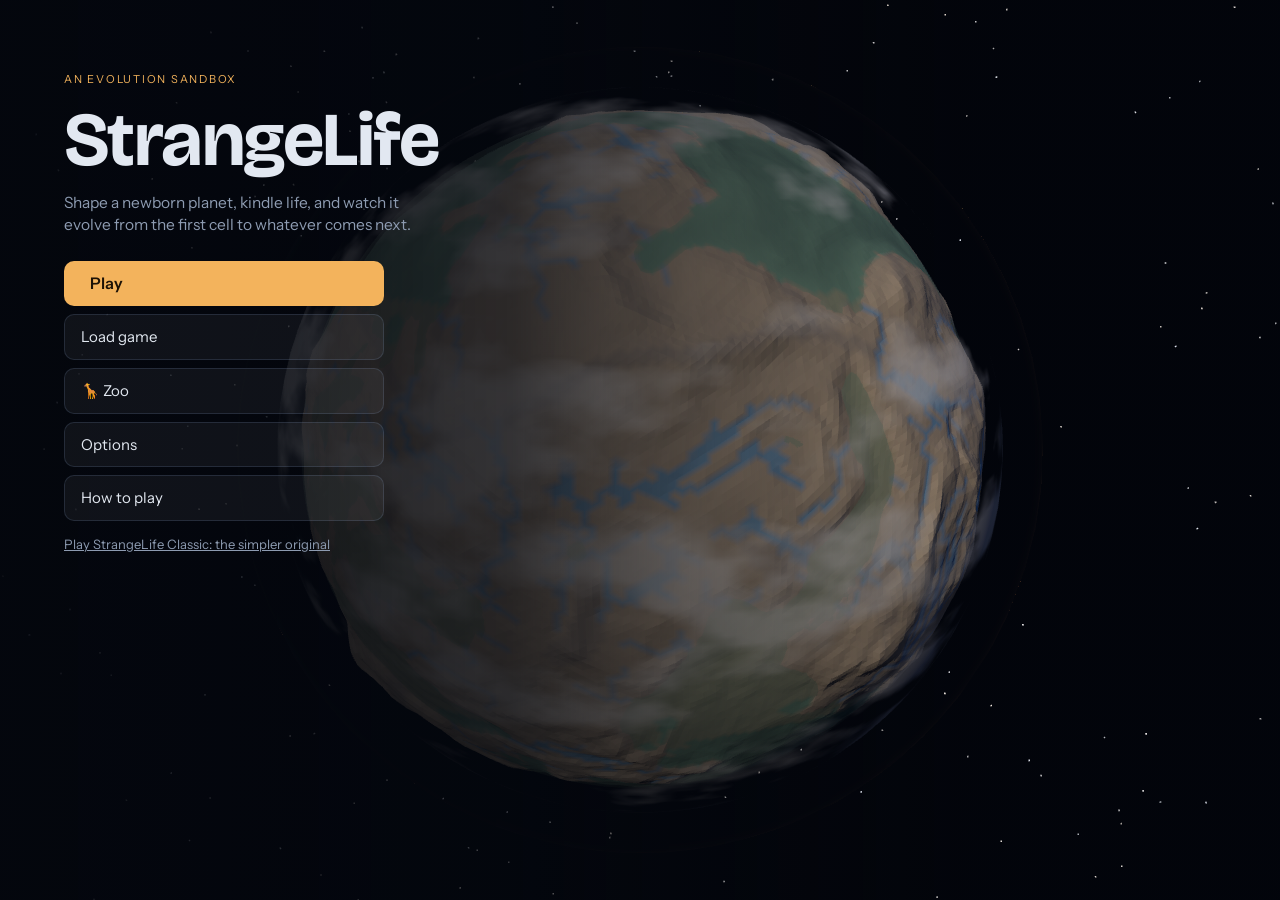
<file: index.html>
<!doctype html>
<html lang="en">
<head>
<meta charset="utf-8">
<meta name="viewport" content="width=device-width, initial-scale=1, viewport-fit=cover">
<title>StrangeLife</title>
<meta name="description" content="A planet-scale evolution sandbox. Shape a barren world until life begins, then watch it branch into bacteria, plants, fungi and animals.">
<link rel="preconnect" href="https://fonts.googleapis.com">
<link rel="preconnect" href="https://fonts.gstatic.com" crossorigin>
<link rel="stylesheet" href="https://fonts.googleapis.com/css2?family=Bricolage+Grotesque:opsz,wght@12..96,500;12..96,700&family=IBM+Plex+Mono:wght@400;500&family=Instrument+Sans:wght@400;500;600&display=swap">
<link rel="stylesheet" href="style.css">
<script type="importmap">
{ "imports": {
  "three": "./vendor/three.module.min.js",
  "three/addons/controls/OrbitControls.js": "./vendor/OrbitControls.js"
} }
</script>
</head>
<body>
<canvas id="view" aria-label="The planet. Drag to spin, scroll or pinch to zoom."></canvas>

<header class="topbar">
  <div class="brand">
    <span class="brand-mark" aria-hidden="true"></span>
    <span class="brand-name">StrangeLife</span>
  </div>
  <div class="clock" title="Age of the planet">
    <span id="clock-value" class="mono">0 kyr</span>
    <span id="eon-chip" class="eon-chip">Hadean</span>
  </div>
  <div class="speed" role="group" aria-label="Simulation speed">
    <button data-speed="0" title="Pause (Space)">❚❚</button>
    <button data-speed="1" title="Slow">▶</button>
    <button data-speed="2" title="Normal">▶▶</button>
    <button data-speed="3" title="Fast">▶▶▶</button>
    <button data-speed="4" title="Fastest">▶▶▶▶</button>
  </div>
  <dl class="stats">
    <div><dt>Species</dt><dd id="stat-species" class="mono">0</dd></div>
    <div title="Share of the planet's zones with life"><dt>Life</dt><dd id="stat-life" class="mono">0%</dd></div>
    <div><dt>Temp</dt><dd id="stat-temp" class="mono">0°</dd></div>
    <div><dt>Oxygen</dt><dd id="stat-o2" class="mono">0%</dd></div>
  </dl>
  <div class="top-actions">
    <button id="btn-tree" class="ghost tree-btn" title="Tree of life (T)"><span aria-hidden="true">🌳</span> Tree of life</button>
    <button id="btn-help" class="ghost" title="How to play (H)">?</button>
    <button id="btn-menu" class="ghost" title="Menu (Esc)" aria-label="Menu">☰</button>
  </div>
</header>

<nav class="tools" aria-label="Tools">
  <div class="tool-list" id="tool-list"></div>
  <div class="tool-options" id="tool-options">
    <div class="tool-title" id="tool-title">Inspect</div>
    <p class="tool-hint" id="tool-hint"></p>
    <label class="field" id="opt-brush"><span>Brush size</span>
      <input id="brush-size" type="range" min="0.04" max="0.4" step="0.01" value="0.12">
    </label>
    <div id="opt-preset">
      <label class="field"><span>Organism</span><select id="seed-preset"></select></label>
      <div class="d-preview"><canvas id="d-preview" width="128" height="128" aria-hidden="true"></canvas><span id="d-preview-text" class="muted small"></span></div>
      <button class="ghost small" id="d-reroll" title="Each organism you seed gets its own colours, markings and ornaments">🎲 New look</button>
      <details class="designer" id="designer">
        <summary>Customise</summary>
        <label class="field"><span>Diet</span><select id="d-trophic"></select></label>
        <label class="field"><span>Habitat</span><select id="d-habitat"></select></label>
        <label class="field"><span>Body size <output id="d-size-out" class="mono">medium</output></span><input id="d-size" type="range" min="0" max="1" step="0.05" value="0.4"></label>
        <label class="check"><input type="checkbox" id="d-adapt" checked> Adapt to where I click</label>
        <label class="field" id="d-temp-wrap" hidden><span>Preferred temperature <output id="d-temp-out" class="mono">20°C</output></span><input id="d-temp" type="range" min="-20" max="40" step="1" value="20"></label>
        <label class="field" id="d-n2-wrap" hidden><span id="d-n2-label">Rainfall</span><input id="d-n2" type="range" min="0" max="1" step="0.05" value="0.5"></label>
        <label class="field"><span>Name (optional)</span><input id="d-name" type="text" maxlength="40" placeholder="Genus species"></label>
      </details>
    </div>
  </div>
</nav>

<aside class="panel" id="panel">
  <div class="tabs" role="tablist">
    <button role="tab" data-tab="life" class="active">Life</button>
    <button role="tab" data-tab="planet">Planet</button>
    <button role="tab" data-tab="history">History</button>
    <button role="tab" data-tab="world">World</button>
    <button class="collapse" id="btn-collapse" title="Hide panel" aria-label="Hide panel">›</button>
  </div>

  <section class="tab-body" data-body="life">
    <div class="kingdom-row" id="kingdom-row"></div>
    <p class="muted small" id="species-summary"></p>
    <ol class="species-list" id="species-list"></ol>
  </section>

  <section class="tab-body" data-body="planet" hidden>
    <div class="eon-card" id="eon-card"></div>
    <div id="atmo-stats"></div>
    <h3>The story of life</h3>
    <ol class="story" id="story"></ol>
  </section>

  <section class="tab-body" data-body="history" hidden>
    <button class="small-btn earth-btn" id="btn-earth" title="Compare this planet's diversity with Earth's (E)">🌍 Is it like Earth?</button>
    <h3>Species by kingdom</h3>
    <canvas id="chart-div" class="chart"></canvas>
    <div class="legend small" id="legend-div"></div>
    <h3>Atmosphere &amp; climate</h3>
    <canvas id="chart-atmo" class="chart"></canvas>
    <div class="legend small"><span><i class="key-o2"></i>Oxygen</span><span><i class="key-co2"></i>CO₂ (log)</span><span><i class="key-temp"></i>Temperature</span></div>
    <h3>Chronicle</h3>
    <ol class="chronicle" id="chronicle"></ol>
  </section>

  <section class="tab-body" data-body="world" hidden>
    <h3>Map view</h3>
    <div class="seg" id="overlay-seg" role="group" aria-label="Map view">
      <button data-overlay="biome" class="active">Surface</button>
      <button data-overlay="temperature">Heat</button>
      <button data-overlay="moisture">Rain</button>
      <button data-overlay="elevation">Height</button>
      <button data-overlay="organics">Organics</button>
      <button data-overlay="plants">Plants</button>
      <button data-overlay="diversity">Diversity</button>
      <button data-overlay="plates">Plates</button>
      <button data-overlay="endemics">Endemics</button>
      <button data-overlay="fire">Fire</button>
      <button data-overlay="currents">Currents</button>
      <button data-overlay="seasons">Seasons</button>
      <button data-overlay="realms">Realms</button>
    </div>
    <p class="muted small overlay-legend" id="overlay-legend"></p>
    <h3>Climate</h3>
    <label class="field"><span>Greenhouse <output id="out-greenhouse" class="mono">0°C</output></span>
      <input id="greenhouse" type="range" min="-20" max="20" step="0.5" value="0">
    </label>
    <label class="field"><span>Sea level <output id="out-sea" class="mono">0 m</output></span>
      <input id="sea-level" type="range" min="-0.5" max="0.35" step="0.01" value="0">
    </label>
    <label class="field"><span>Continental drift <output id="out-drift" class="mono">1.0×</output></span>
      <input id="drift" type="range" min="0" max="3" step="0.1" value="1">
    </label>
    <label class="field" title="How far the planet leans: more tilt means harsher seasons away from the equator"><span>Axial tilt <output id="out-tilt" class="mono">23.5°</output></span>
      <input id="tilt" type="range" min="0" max="45" step="0.5" value="23.5">
    </label>
    <h3>Evolution</h3>
    <label class="field"><span>Mutation &amp; speciation <output id="out-mut" class="mono">1.0×</output></span>
      <input id="mutation" type="range" min="0.2" max="3" step="0.1" value="1">
    </label>
    <label class="field" title="How often lineages try big developmental jumps (new body plans), and how often cells merge"><span>Innovation rate <output id="out-trans" class="mono">1.0×</output></span>
      <input id="transitions" type="range" min="0.2" max="5" step="0.1" value="1">
    </label>
    <h3>Display</h3>
    <label class="check"><input type="checkbox" id="show-icons" checked> Life icons</label>
    <label class="check"><input type="checkbox" id="show-bodies" checked> Evolved bodies (off: emoji)</label>
    <label class="check"><input type="checkbox" id="show-clouds" checked> Clouds</label>
    <label class="check"><input type="checkbox" id="show-atmo" checked> Atmosphere</label>
    <label class="check"><input type="checkbox" id="show-cards" checked> Discovery cards</label>
    <label class="check"><input type="checkbox" id="natural-events" checked> Comets &amp; asteroids</label>
    <label class="check"><input type="checkbox" id="ice-cycles" checked> Ice-age cycles</label>
    <label class="check"><input type="checkbox" id="auto-rotate"> Spin the globe</label>
    <h3>Saved worlds</h3>
    <ol class="saves" id="save-list"></ol>
    <label class="check"><input type="checkbox" id="autosave" checked> Autosave every 2 minutes</label>
    <div class="row">
      <button class="ghost" id="btn-export" title="Download this world as a file">Export file</button>
      <button class="ghost" id="btn-import" title="Open a world file">Import file</button>
      <input type="file" id="import-file" accept=".strangelife,.json,application/octet-stream" hidden>
    </div>
    <p class="muted small" id="save-status"></p>
    <h3>New world</h3>
    <label class="field"><span>Start from</span>
      <select id="scenario">
        <option value="barren">Young planet (no life yet)</option>
        <option value="microbial">Microbial ocean</option>
        <option value="oxygen">Oxygen world (complex life)</option>
      </select>
    </label>
    <div class="row">
      <label class="field grow"><span>Seed</span><input id="seed-input" type="number" min="1" max="999999"></label>
      <button id="btn-random-seed" class="ghost" title="Random seed">⟳</button>
      <button id="btn-new-world" class="primary">Create</button>
    </div>
  </section>
</aside>

<section class="inspector" id="inspector" hidden></section>

<section class="zoneview" id="zoneview" hidden aria-label="Zone up close">
  <header class="tree-head">
    <div class="tree-title">
      <h2 id="zone-title">Up close</h2>
      <p class="muted small"><span id="zone-sub"></span> · <span id="zone-clock" class="mono"></span></p>
    </div>
    <div class="tree-controls">
      <div class="seg" role="group" aria-label="Speed">
        <button data-zspeed="0" title="Pause">❚❚</button>
        <button data-zspeed="1">1×</button>
        <button data-zspeed="2">5×</button>
        <button data-zspeed="3">20×</button>
      </div>
      <button class="primary" id="zone-close" title="Back to the planet (Esc)">Back to the planet</button>
    </div>
  </header>
  <div class="zone-body">
    <div class="zone-stage"><canvas id="zone-canvas"></canvas>
      <p class="zone-empty muted" id="zone-empty" hidden>No animals live in this zone yet. Try a zone where the Life list shows animals.</p></div>
    <aside class="zone-side">
      <p class="muted small zone-intro">Each animal here is an individual with a tiny brain (a neural network) that it inherits, with mutations, from its parents. Those that find food, catch prey, escape and find mates leave more young, so behaviour evolves as you watch. The planet waits; when you go back, what each species learned changes how it does everywhere.</p>
      <div class="zone-selected" id="zone-selected"></div>
      <ol class="zone-species" id="zone-species"></ol>
    </aside>
  </div>
</section>

<section class="webview" id="webview" hidden aria-label="Food web">
  <header class="tree-head">
    <div class="tree-title">
      <h2 id="web-title">Food web</h2>
      <p class="muted small" id="web-sub"></p>
    </div>
    <div class="tree-controls">
      <button class="ghost tree-close" id="web-close" title="Close (Esc)" aria-label="Close">×</button>
    </div>
  </header>
  <div class="web-stage"><canvas id="web-canvas"></canvas></div>
  <footer class="tree-detail" id="web-detail"></footer>
  <div class="tree-tip" id="web-tip" hidden></div>
</section>

<section class="webview" id="earthview" hidden aria-label="Is it like Earth?">
  <header class="tree-head">
    <div class="tree-title">
      <h2>Is it like Earth?</h2>
      <p class="muted small" id="earth-sub"></p>
    </div>
    <div class="tree-controls">
      <span class="ec-legend"><span><i style="background:#c27f22"></i>This planet</span><span><i style="background:#3d8fd6"></i>Earth</span></span>
      <button class="ghost" id="earth-refresh" title="Measure again">↻ Measure again</button>
      <button class="ghost tree-close" id="earth-close" title="Close (Esc)" aria-label="Close">×</button>
    </div>
  </header>
  <div class="ec-scroll"><p class="muted small ec-intro">Five of the best-known patterns in Earth's biodiversity, measured on this planet right now and set beside Earth's. Nothing in the simulation is tuned to a target: where the patterns match, they come out of the same causes (energy, climate, area, isolation, who eats whom).</p><div class="ec-grid" id="earth-grid"></div></div>
</section>

<section class="treeview" id="treeview" hidden aria-label="Tree of life">
  <header class="tree-head">
    <div class="tree-title">
      <h2>Tree of life</h2>
      <p class="muted small" id="tree-sub"></p>
    </div>
    <div class="tree-controls">
      <div class="seg" id="tree-mode" role="group" aria-label="View">
        <button data-mode="groups" class="active">Major groups</button>
        <button data-mode="species">Species</button>
      </div>
      <label class="tree-show" id="tree-show-wrap" hidden>
        <select id="tree-show" aria-label="Which species">
          <option value="key">Living + major extinct</option>
          <option value="all">Every species ever</option>
        </select>
      </label>
      <div class="seg" role="group" aria-label="Time zoom">
        <button id="tree-zoom-out" title="Zoom out in time">−</button>
        <button id="tree-fit" title="Fit all of time">Fit</button>
        <button id="tree-zoom-in" title="Zoom in on time">+</button>
      </div>
      <button class="ghost tree-close" id="tree-close" title="Close (Esc)" aria-label="Close">×</button>
    </div>
    <div class="tree-kingdoms" id="tree-kingdoms"></div>
  </header>
  <div class="tree-body">
    <div class="tree-axis"><canvas id="tree-axis"></canvas></div>
    <div class="tree-now mono">NOW</div>
    <div class="tree-scroll" id="tree-scroll"><canvas id="tree-canvas"></canvas></div>
    <div class="tree-labels" id="tree-labels"><canvas id="tree-labels-canvas"></canvas></div>
  </div>
  <footer class="tree-detail" id="tree-detail"></footer>
  <div class="tree-tip" id="tree-tip" hidden></div>
</section>

<section class="card" id="card" hidden aria-live="polite">
  <div class="card-icon" id="card-icon"></div>
  <div class="card-body">
    <p class="eyebrow" id="card-earth"></p>
    <h2 id="card-title"></h2>
    <p id="card-text"></p>
    <figure class="card-pic" id="card-pic" hidden><img alt=""><figcaption></figcaption></figure>
    <div class="card-foot"><span class="muted small" id="card-more"></span><button class="primary" id="card-close">Continue</button></div>
  </div>
</section>

<ol class="toasts" id="toasts" aria-live="polite"></ol>

<div class="intro" id="intro" hidden>
  <div class="intro-card">
    <p class="eyebrow">An evolution sandbox</p>
    <h1>StrangeLife</h1>
    <p class="lede">A newborn planet: scalding seas under a thick CO₂ sky, battered by comets, with no life at all. Make it habitable, or wait for it to cool on its own, and watch life begin. Then follow it as it branches into bacteria, algae, fungi, plants and animals.</p>
    <ul class="how">
      <li><b>Look around.</b> Drag to spin the planet. Scroll or pinch to zoom in. Icons show what lives in each region.</li>
      <li><b>Kindle life.</b> Life needs liquid water, warm shallow seas and organic molecules. Volcanic vents, lightning and comets make them. The <i>Planet</i> tab tracks your progress.</li>
      <li><b>Watch it evolve.</b> Every species has a genome that builds its body: cells, symmetry, segments, legs, shells, bones, wings, a brain. Mutations invent new body plans, and the planet decides which survive, so no two worlds grow the same tree of life.</li>
      <li><b>Go in close.</b> Inspect a zone and press <kbd>Z</kbd> to watch its animals as individuals whose small brains evolve: foraging, hunting, fleeing, herding.</li>
      <li><b>Meddle.</b> Raise continents, warm or freeze the climate, seed organisms, or drop an asteroid and see who survives.</li>
    </ul>
    <p class="muted small">With a terraforming tool selected, left-drag paints and right-drag spins. Keys: <kbd>1</kbd>–<kbd>9</kbd>, <kbd>0</kbd>, <kbd>-</kbd>, <kbd>=</kbd> tools, <kbd>Space</kbd> pause, <kbd>[</kbd> <kbd>]</kbd> speed, <kbd>T</kbd> tree of life.</p>
    <div class="intro-actions">
      <button id="btn-start" class="primary big">Got it</button>
      <a class="classic-link" href="classic/">Play StrangeLife Classic: the simpler original</a>
    </div>
  </div>
</div>

<div class="menu" id="menu">
  <div class="menu-body" id="menu-body"></div>
</div>

<section class="zoo" id="zoo" hidden aria-label="Your zoo">
  <header class="tree-head">
    <div class="tree-title"><h2>🦒 Your zoo</h2><p class="muted small" id="zoo-count"></p></div>
    <div class="tree-controls"><button class="primary" id="zoo-close">Done</button></div>
  </header>
  <div class="zoo-grid" id="zoo-grid"></div>
</section>
<div class="zoo-profile" id="zoo-profile" hidden><article class="zoo-profile-body" id="zoo-profile-body"></article></div>

<script type="module" src="src/main.js"></script>
</body>
</html>
</file>
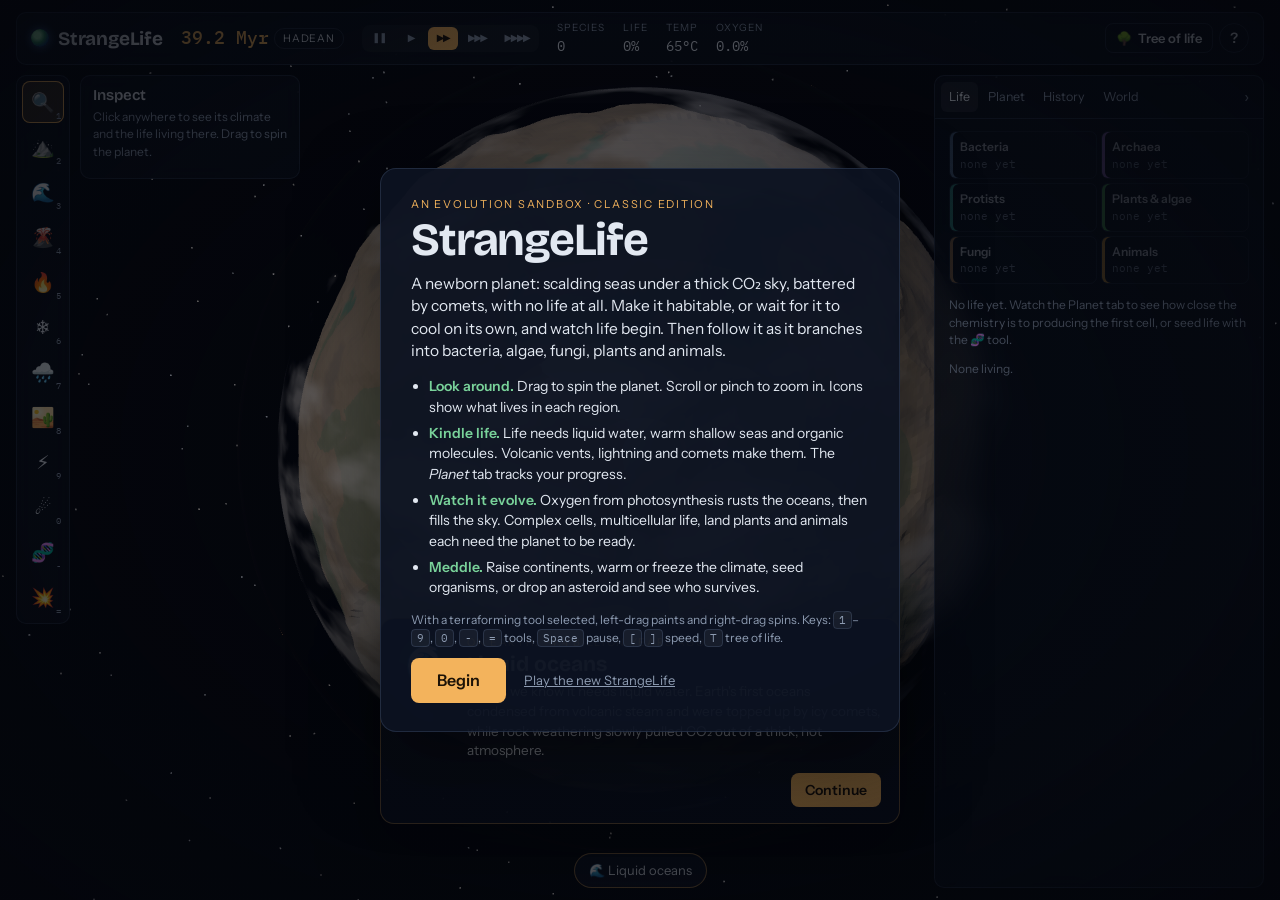
<file: classic/index.html>
<!doctype html>
<html lang="en">
<head>
<meta charset="utf-8">
<meta name="viewport" content="width=device-width, initial-scale=1, viewport-fit=cover">
<title>StrangeLife Classic</title>
<meta name="description" content="A planet-scale evolution sandbox. Shape a barren world until life begins, then watch it branch into bacteria, plants, fungi and animals.">
<link rel="preconnect" href="https://fonts.googleapis.com">
<link rel="preconnect" href="https://fonts.gstatic.com" crossorigin>
<link rel="stylesheet" href="https://fonts.googleapis.com/css2?family=Bricolage+Grotesque:opsz,wght@12..96,500;12..96,700&family=IBM+Plex+Mono:wght@400;500&family=Instrument+Sans:wght@400;500;600&display=swap">
<link rel="stylesheet" href="style.css">
<script type="importmap">
{ "imports": {
  "three": "../vendor/three.module.min.js",
  "three/addons/controls/OrbitControls.js": "../vendor/OrbitControls.js"
} }
</script>
</head>
<body>
<canvas id="view" aria-label="The planet. Drag to spin, scroll or pinch to zoom."></canvas>

<header class="topbar">
  <div class="brand">
    <span class="brand-mark" aria-hidden="true"></span>
    <span class="brand-name">StrangeLife</span>
  </div>
  <div class="clock" title="Age of the planet">
    <span id="clock-value" class="mono">0 kyr</span>
    <span id="eon-chip" class="eon-chip">Hadean</span>
  </div>
  <div class="speed" role="group" aria-label="Simulation speed">
    <button data-speed="0" title="Pause (Space)">❚❚</button>
    <button data-speed="1" title="Slow">▶</button>
    <button data-speed="2" title="Normal">▶▶</button>
    <button data-speed="3" title="Fast">▶▶▶</button>
    <button data-speed="4" title="Fastest">▶▶▶▶</button>
  </div>
  <dl class="stats">
    <div><dt>Species</dt><dd id="stat-species" class="mono">0</dd></div>
    <div title="Share of the planet's zones with life"><dt>Life</dt><dd id="stat-life" class="mono">0%</dd></div>
    <div><dt>Temp</dt><dd id="stat-temp" class="mono">0°</dd></div>
    <div><dt>Oxygen</dt><dd id="stat-o2" class="mono">0%</dd></div>
  </dl>
  <div class="top-actions">
    <button id="btn-tree" class="ghost tree-btn" title="Tree of life (T)"><span aria-hidden="true">🌳</span> Tree of life</button>
    <button id="btn-help" class="ghost" title="How to play (H)">?</button>
  </div>
</header>

<nav class="tools" aria-label="Tools">
  <div class="tool-list" id="tool-list"></div>
  <div class="tool-options" id="tool-options">
    <div class="tool-title" id="tool-title">Inspect</div>
    <p class="tool-hint" id="tool-hint"></p>
    <label class="field" id="opt-brush"><span>Brush size</span>
      <input id="brush-size" type="range" min="0.04" max="0.4" step="0.01" value="0.12">
    </label>
    <div id="opt-preset">
      <label class="field"><span>Organism</span><select id="seed-preset"></select></label>
      <details class="designer" id="designer">
        <summary>Customise</summary>
        <label class="field"><span>Diet</span><select id="d-trophic"></select></label>
        <label class="field"><span>Habitat</span><select id="d-habitat"></select></label>
        <label class="field"><span>Body size <output id="d-size-out" class="mono">medium</output></span><input id="d-size" type="range" min="0" max="1" step="0.05" value="0.4"></label>
        <label class="check"><input type="checkbox" id="d-adapt" checked> Adapt to where I click</label>
        <label class="field" id="d-temp-wrap" hidden><span>Preferred temperature <output id="d-temp-out" class="mono">20°C</output></span><input id="d-temp" type="range" min="-20" max="40" step="1" value="20"></label>
        <label class="field" id="d-n2-wrap" hidden><span id="d-n2-label">Rainfall</span><input id="d-n2" type="range" min="0" max="1" step="0.05" value="0.5"></label>
        <label class="field"><span>Name (optional)</span><input id="d-name" type="text" maxlength="40" placeholder="Genus species"></label>
      </details>
    </div>
  </div>
</nav>

<aside class="panel" id="panel">
  <div class="tabs" role="tablist">
    <button role="tab" data-tab="life" class="active">Life</button>
    <button role="tab" data-tab="planet">Planet</button>
    <button role="tab" data-tab="history">History</button>
    <button role="tab" data-tab="world">World</button>
    <button class="collapse" id="btn-collapse" title="Hide panel" aria-label="Hide panel">›</button>
  </div>

  <section class="tab-body" data-body="life">
    <div class="kingdom-row" id="kingdom-row"></div>
    <p class="muted small" id="species-summary"></p>
    <ol class="species-list" id="species-list"></ol>
  </section>

  <section class="tab-body" data-body="planet" hidden>
    <div class="eon-card" id="eon-card"></div>
    <div id="atmo-stats"></div>
    <h3>The story of life</h3>
    <ol class="story" id="story"></ol>
  </section>

  <section class="tab-body" data-body="history" hidden>
    <h3>Species by kingdom</h3>
    <canvas id="chart-div" class="chart"></canvas>
    <div class="legend small" id="legend-div"></div>
    <h3>Atmosphere &amp; climate</h3>
    <canvas id="chart-atmo" class="chart"></canvas>
    <div class="legend small"><span><i class="key-o2"></i>Oxygen</span><span><i class="key-co2"></i>CO₂ (log)</span><span><i class="key-temp"></i>Temperature</span></div>
    <h3>Chronicle</h3>
    <ol class="chronicle" id="chronicle"></ol>
  </section>

  <section class="tab-body" data-body="world" hidden>
    <h3>Map view</h3>
    <div class="seg" id="overlay-seg" role="group" aria-label="Map view">
      <button data-overlay="biome" class="active">Surface</button>
      <button data-overlay="temperature">Heat</button>
      <button data-overlay="moisture">Rain</button>
      <button data-overlay="elevation">Height</button>
      <button data-overlay="organics">Organics</button>
      <button data-overlay="plants">Plants</button>
      <button data-overlay="diversity">Diversity</button>
      <button data-overlay="plates">Plates</button>
      <button data-overlay="endemics">Endemics</button>
    </div>
    <h3>Climate</h3>
    <label class="field"><span>Greenhouse <output id="out-greenhouse" class="mono">0°C</output></span>
      <input id="greenhouse" type="range" min="-20" max="20" step="0.5" value="0">
    </label>
    <label class="field"><span>Sea level <output id="out-sea" class="mono">0 m</output></span>
      <input id="sea-level" type="range" min="-0.5" max="0.35" step="0.01" value="0">
    </label>
    <label class="field"><span>Continental drift <output id="out-drift" class="mono">1.0×</output></span>
      <input id="drift" type="range" min="0" max="3" step="0.1" value="1">
    </label>
    <h3>Evolution</h3>
    <label class="field"><span>Mutation &amp; speciation <output id="out-mut" class="mono">1.0×</output></span>
      <input id="mutation" type="range" min="0.2" max="3" step="0.1" value="1">
    </label>
    <label class="field"><span>Major transitions <output id="out-trans" class="mono">1.0×</output></span>
      <input id="transitions" type="range" min="0.2" max="5" step="0.1" value="1">
    </label>
    <h3>Display</h3>
    <label class="check"><input type="checkbox" id="show-icons" checked> Life icons</label>
    <label class="check"><input type="checkbox" id="show-clouds" checked> Clouds</label>
    <label class="check"><input type="checkbox" id="show-atmo" checked> Atmosphere</label>
    <label class="check"><input type="checkbox" id="show-cards" checked> Discovery cards</label>
    <label class="check"><input type="checkbox" id="natural-events" checked> Comets &amp; asteroids</label>
    <label class="check"><input type="checkbox" id="ice-cycles" checked> Ice-age cycles</label>
    <label class="check"><input type="checkbox" id="auto-rotate"> Spin the globe</label>
    <h3>Saved worlds</h3>
    <ol class="saves" id="save-list"></ol>
    <label class="check"><input type="checkbox" id="autosave" checked> Autosave every 2 minutes</label>
    <div class="row">
      <button class="ghost" id="btn-export" title="Download this world as a file">Export file</button>
      <button class="ghost" id="btn-import" title="Open a world file">Import file</button>
      <input type="file" id="import-file" accept=".strangelife,.json,application/octet-stream" hidden>
    </div>
    <p class="muted small" id="save-status"></p>
    <h3>New world</h3>
    <label class="field"><span>Start from</span>
      <select id="scenario">
        <option value="barren">Young planet (no life yet)</option>
        <option value="microbial">Microbial ocean</option>
        <option value="oxygen">Oxygen world (complex life)</option>
      </select>
    </label>
    <div class="row">
      <label class="field grow"><span>Seed</span><input id="seed-input" type="number" min="1" max="999999"></label>
      <button id="btn-random-seed" class="ghost" title="Random seed">⟳</button>
      <button id="btn-new-world" class="primary">Create</button>
    </div>
  </section>
</aside>

<section class="inspector" id="inspector" hidden></section>

<section class="treeview" id="treeview" hidden aria-label="Tree of life">
  <header class="tree-head">
    <div class="tree-title">
      <h2>Tree of life</h2>
      <p class="muted small" id="tree-sub"></p>
    </div>
    <div class="tree-controls">
      <div class="seg" id="tree-mode" role="group" aria-label="View">
        <button data-mode="groups" class="active">Major groups</button>
        <button data-mode="species">Species</button>
      </div>
      <label class="tree-show" id="tree-show-wrap" hidden>
        <select id="tree-show" aria-label="Which species">
          <option value="key">Living + major extinct</option>
          <option value="all">Every species ever</option>
        </select>
      </label>
      <div class="seg" role="group" aria-label="Time zoom">
        <button id="tree-zoom-out" title="Zoom out in time">−</button>
        <button id="tree-fit" title="Fit all of time">Fit</button>
        <button id="tree-zoom-in" title="Zoom in on time">+</button>
      </div>
      <button class="ghost tree-close" id="tree-close" title="Close (Esc)" aria-label="Close">×</button>
    </div>
    <div class="tree-kingdoms" id="tree-kingdoms"></div>
  </header>
  <div class="tree-body">
    <div class="tree-axis"><canvas id="tree-axis"></canvas></div>
    <div class="tree-now mono">NOW</div>
    <div class="tree-scroll" id="tree-scroll"><canvas id="tree-canvas"></canvas></div>
    <div class="tree-labels" id="tree-labels"><canvas id="tree-labels-canvas"></canvas></div>
  </div>
  <footer class="tree-detail" id="tree-detail"></footer>
  <div class="tree-tip" id="tree-tip" hidden></div>
</section>

<section class="card" id="card" hidden aria-live="polite">
  <div class="card-icon" id="card-icon"></div>
  <div class="card-body">
    <p class="eyebrow" id="card-earth"></p>
    <h2 id="card-title"></h2>
    <p id="card-text"></p>
    <div class="card-foot"><span class="muted small" id="card-more"></span><button class="primary" id="card-close">Continue</button></div>
  </div>
</section>

<ol class="toasts" id="toasts" aria-live="polite"></ol>

<div class="intro" id="intro">
  <div class="intro-card">
    <p class="eyebrow">An evolution sandbox · Classic edition</p>
    <h1>StrangeLife</h1>
    <p class="lede">A newborn planet: scalding seas under a thick CO₂ sky, battered by comets, with no life at all. Make it habitable, or wait for it to cool on its own, and watch life begin. Then follow it as it branches into bacteria, algae, fungi, plants and animals.</p>
    <ul class="how">
      <li><b>Look around.</b> Drag to spin the planet. Scroll or pinch to zoom in. Icons show what lives in each region.</li>
      <li><b>Kindle life.</b> Life needs liquid water, warm shallow seas and organic molecules. Volcanic vents, lightning and comets make them. The <i>Planet</i> tab tracks your progress.</li>
      <li><b>Watch it evolve.</b> Oxygen from photosynthesis rusts the oceans, then fills the sky. Complex cells, multicellular life, land plants and animals each need the planet to be ready.</li>
      <li><b>Meddle.</b> Raise continents, warm or freeze the climate, seed organisms, or drop an asteroid and see who survives.</li>
    </ul>
    <p class="muted small">With a terraforming tool selected, left-drag paints and right-drag spins. Keys: <kbd>1</kbd>–<kbd>9</kbd>, <kbd>0</kbd>, <kbd>-</kbd>, <kbd>=</kbd> tools, <kbd>Space</kbd> pause, <kbd>[</kbd> <kbd>]</kbd> speed, <kbd>T</kbd> tree of life.</p>
    <div class="intro-actions">
      <button id="btn-start" class="primary big">Begin</button>
      <a class="classic-link" href="../">Play the new StrangeLife</a>
    </div>
  </div>
</div>

<script type="module" src="src/main.js"></script>
</body>
</html>
</file>
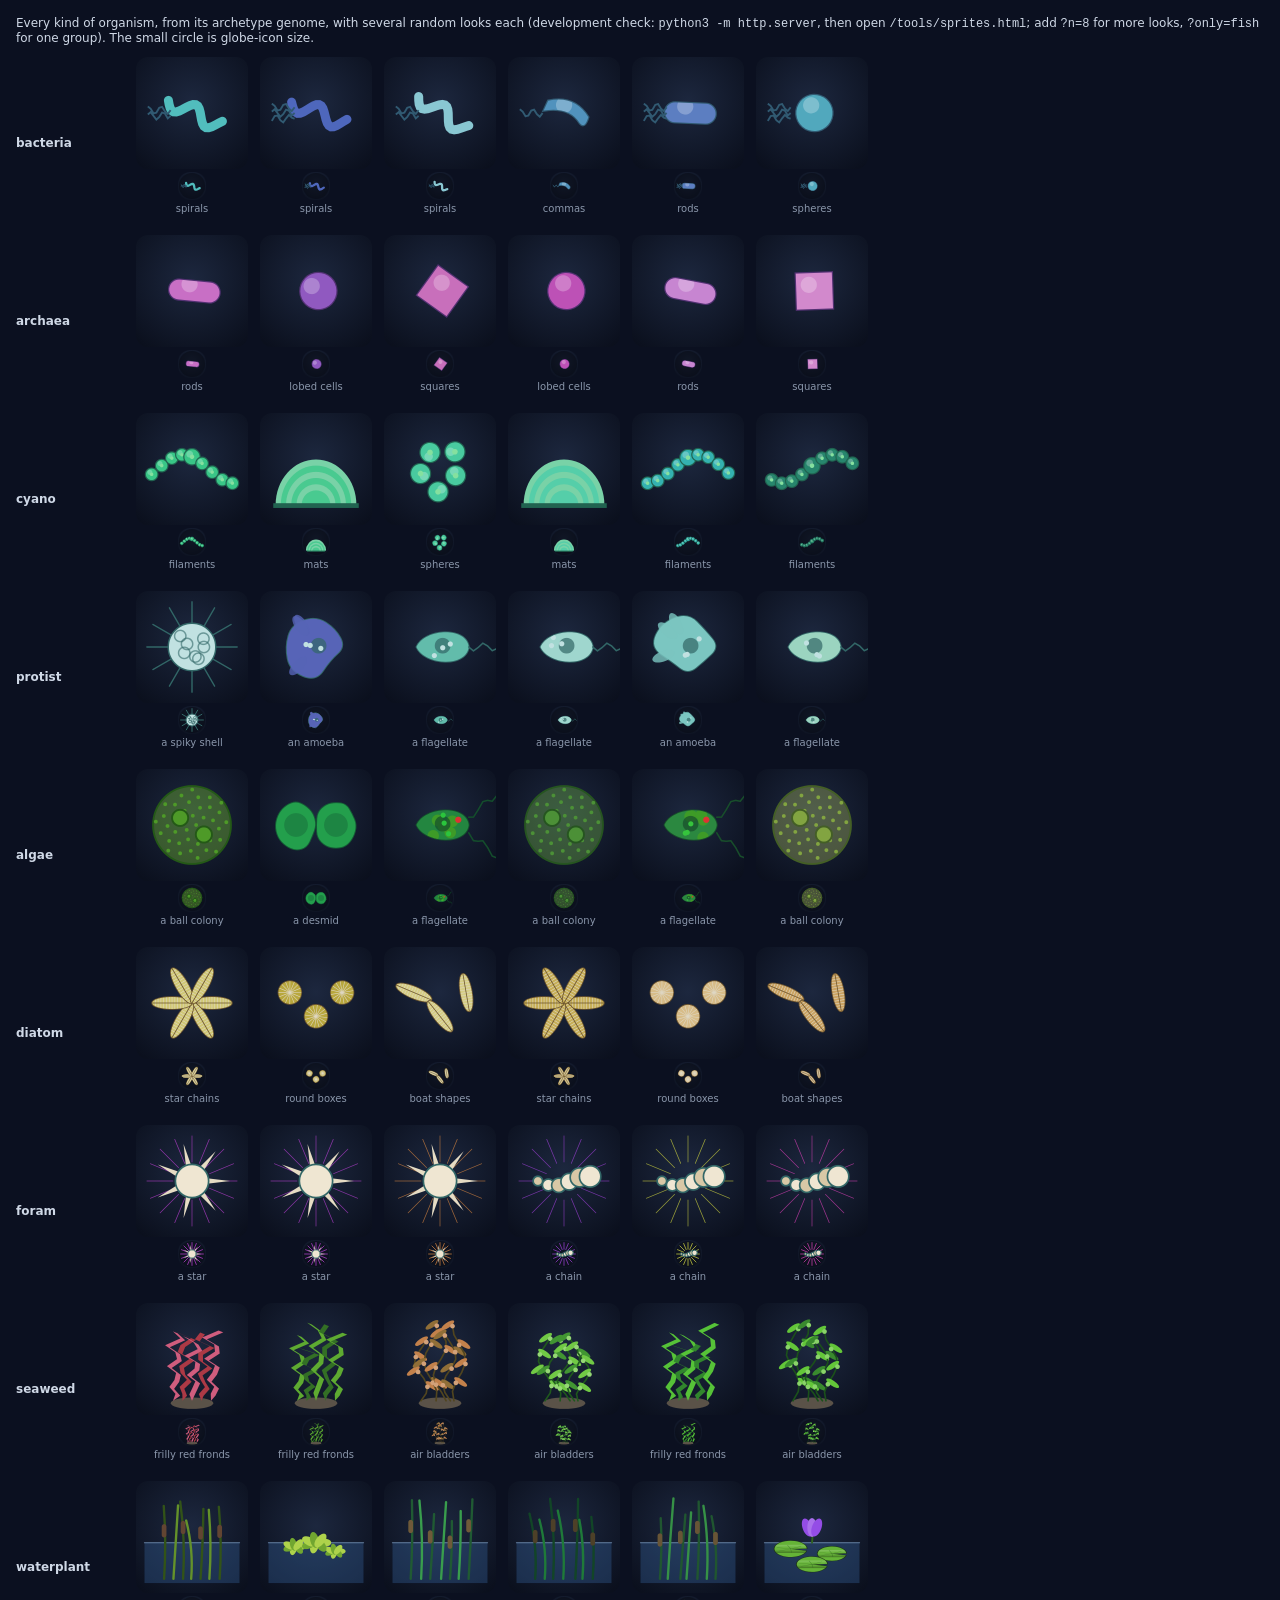
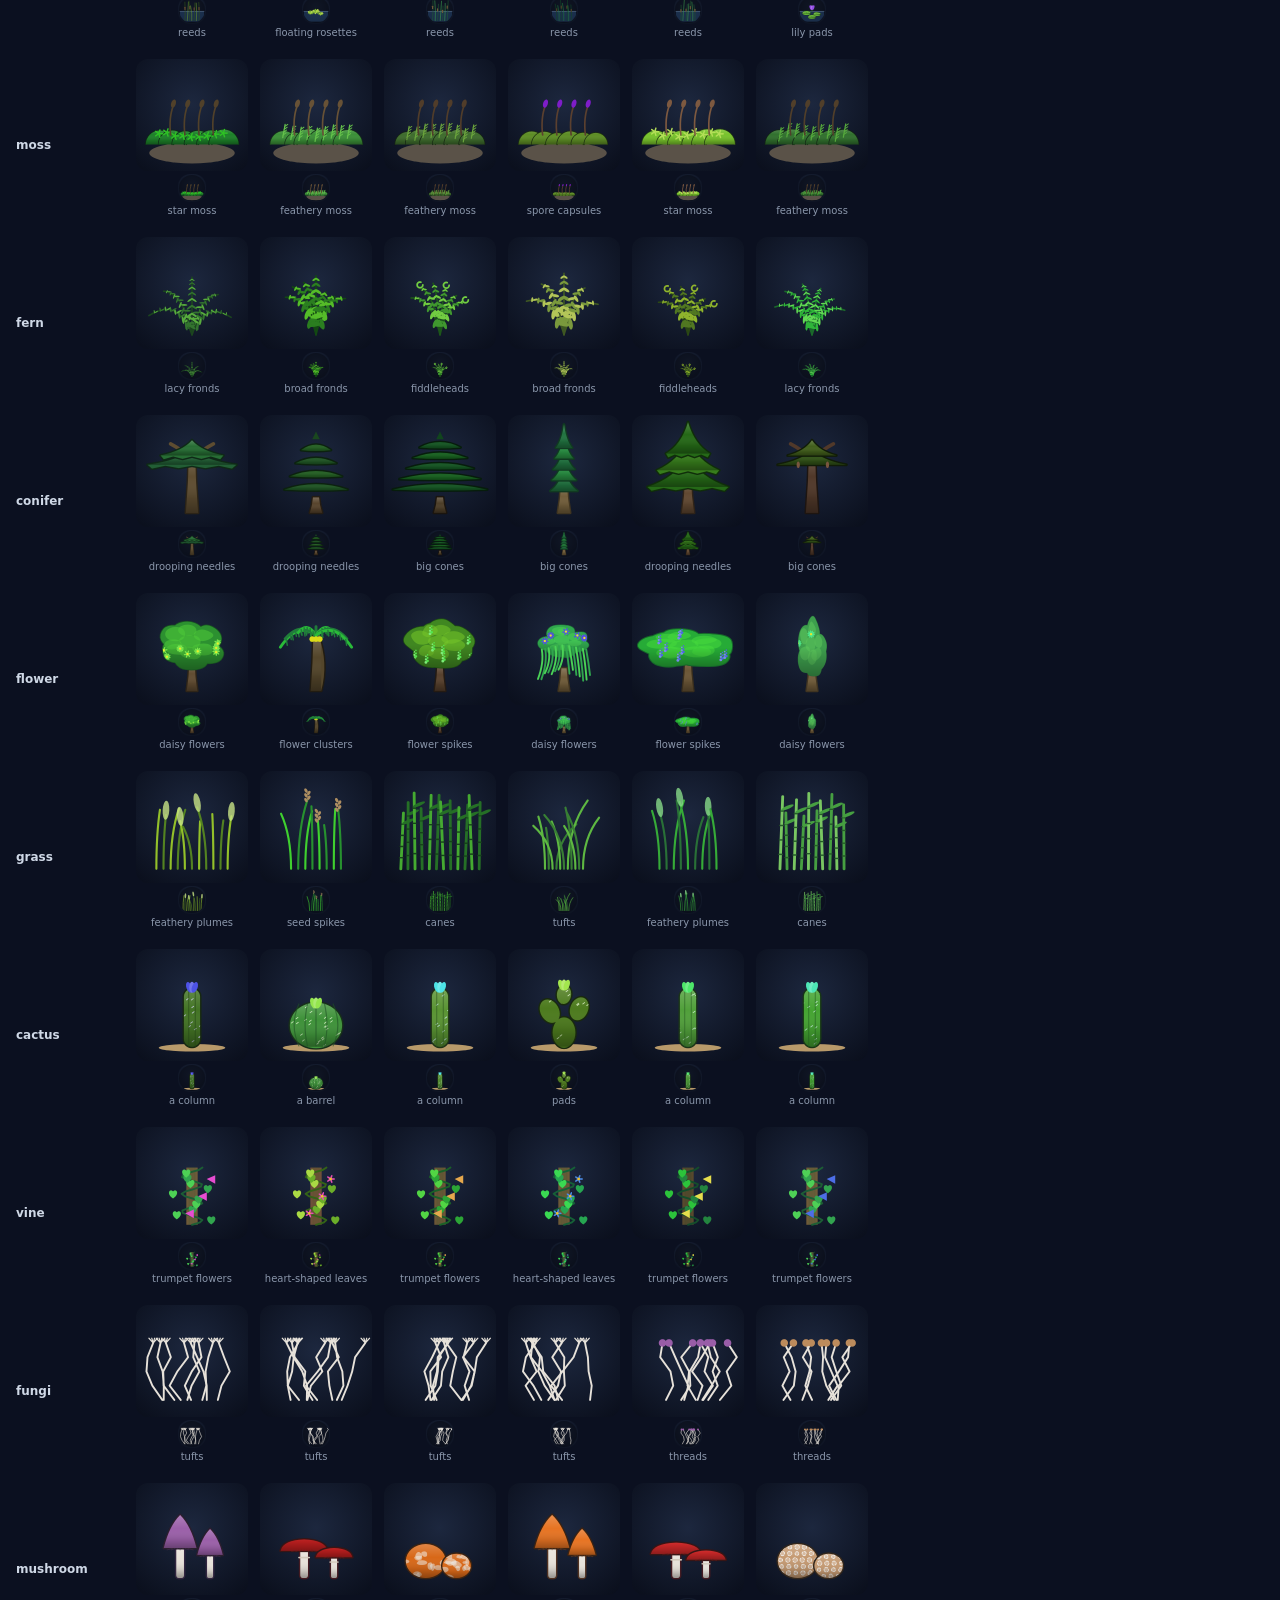
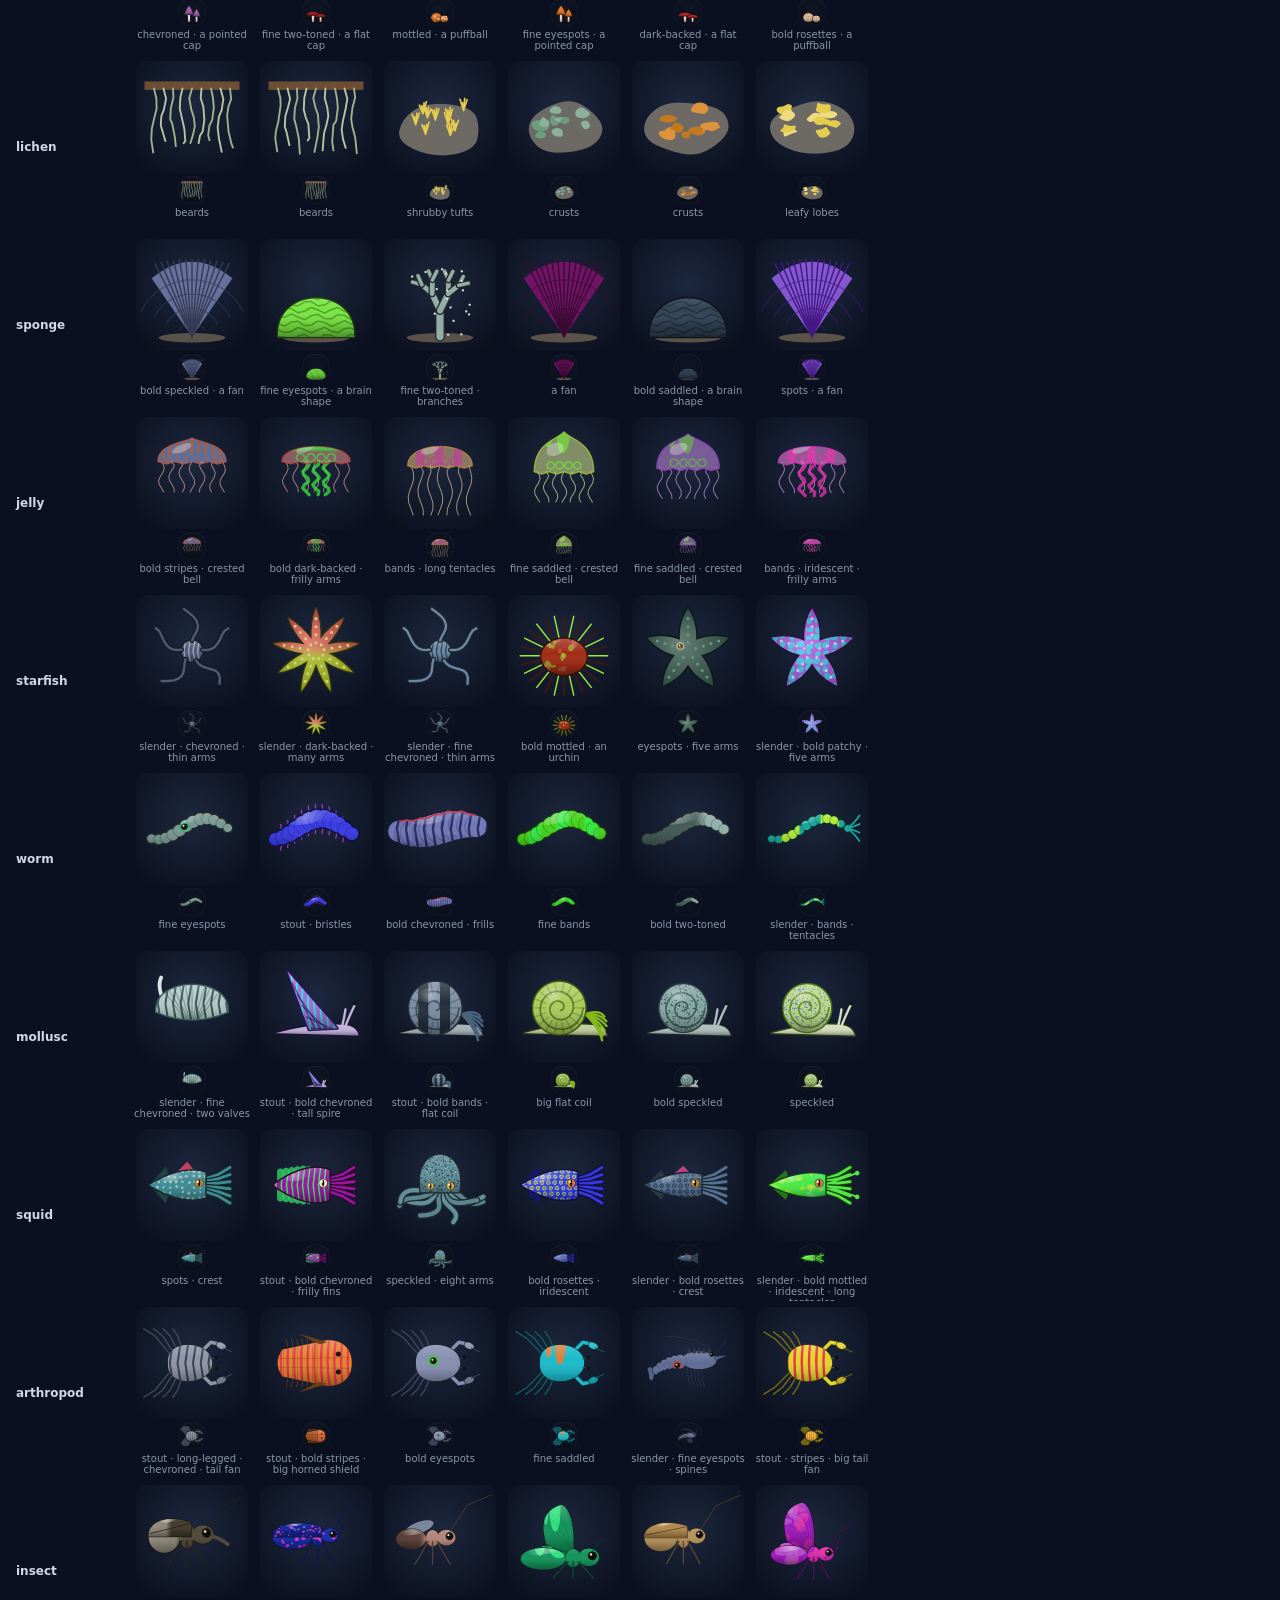
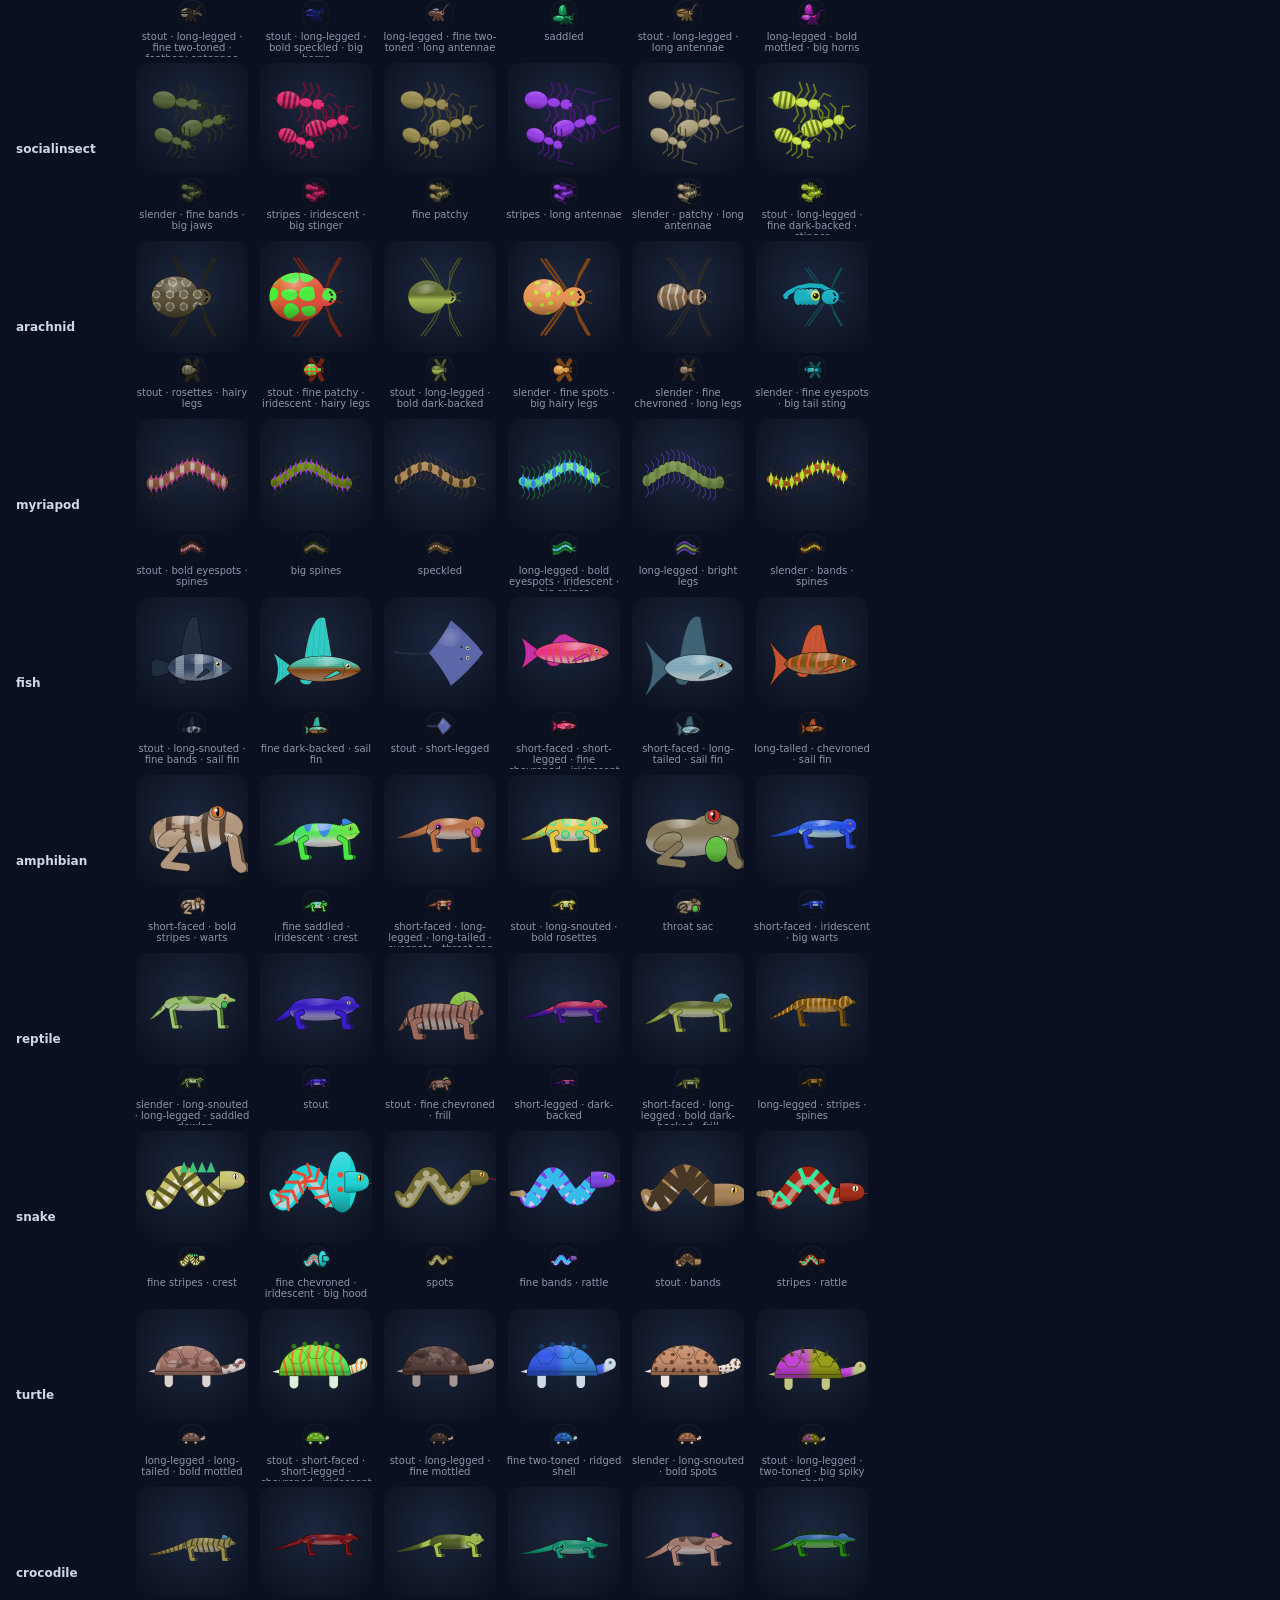
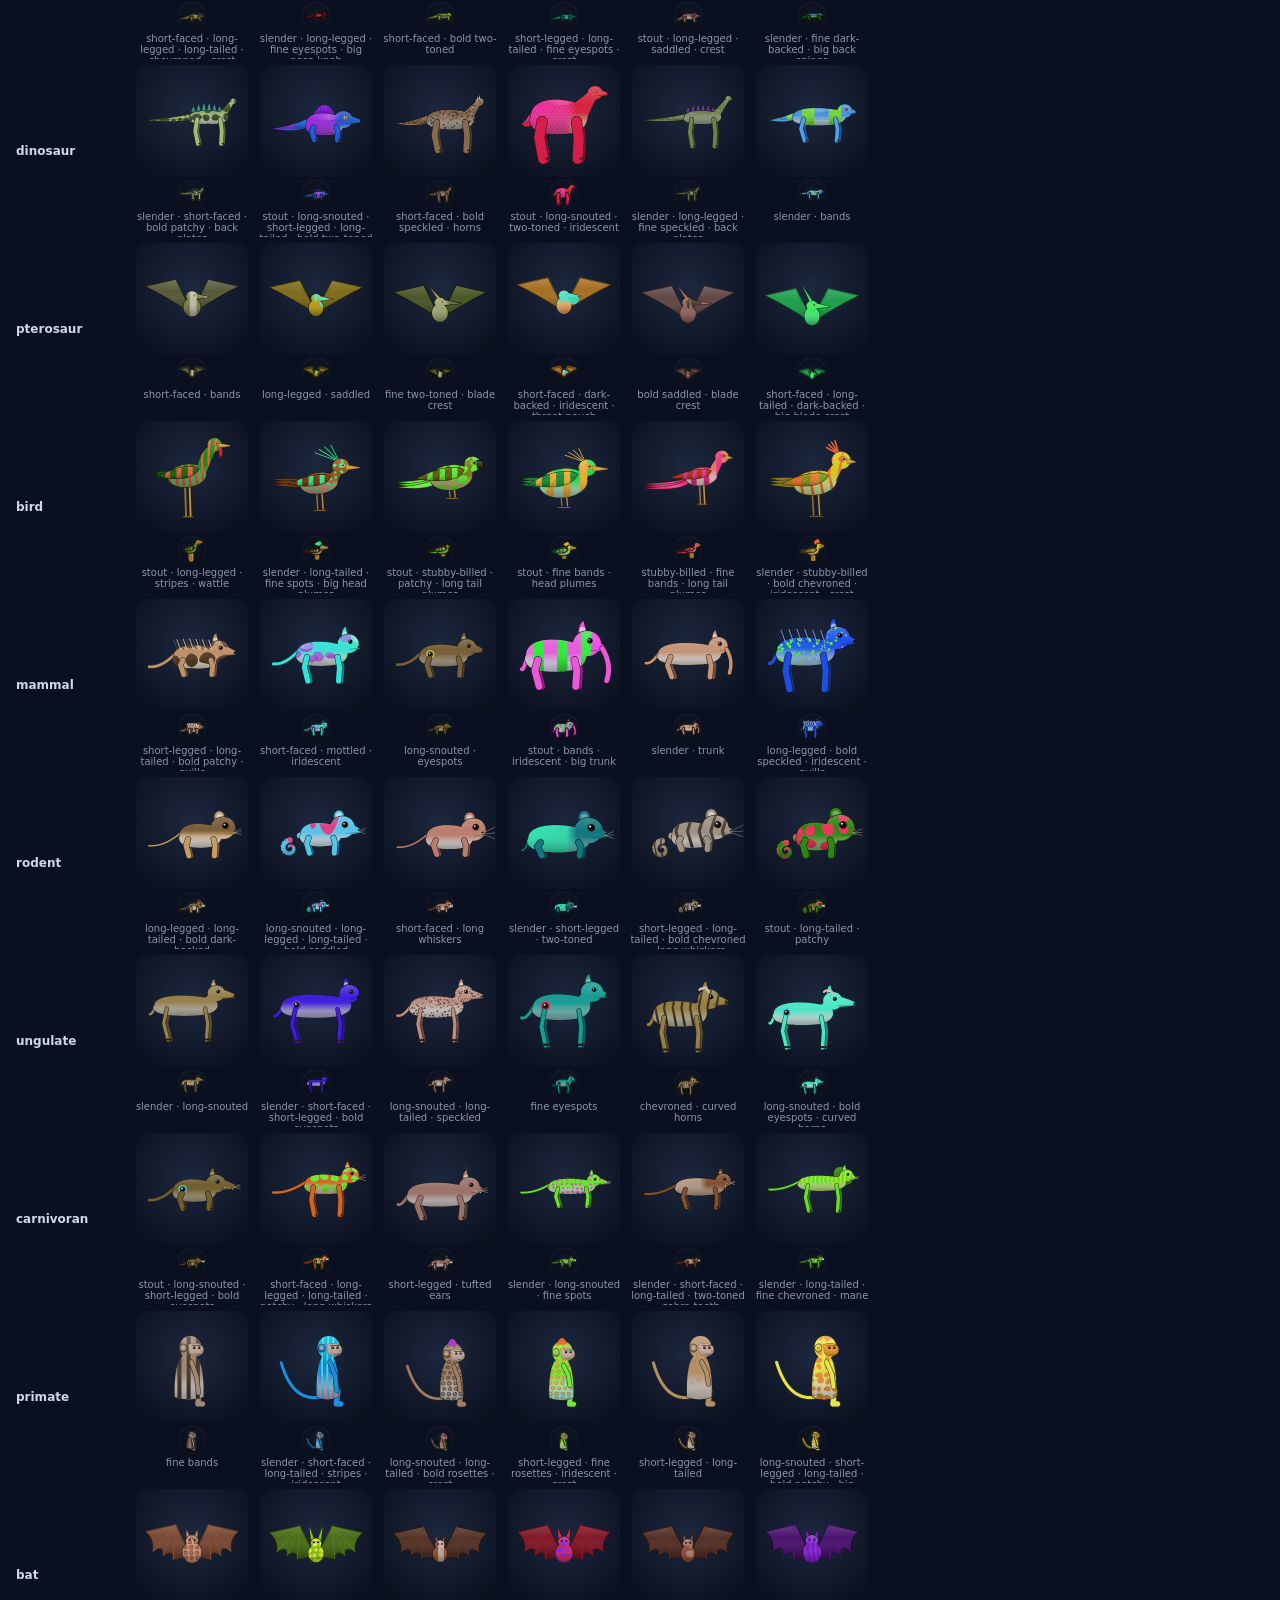
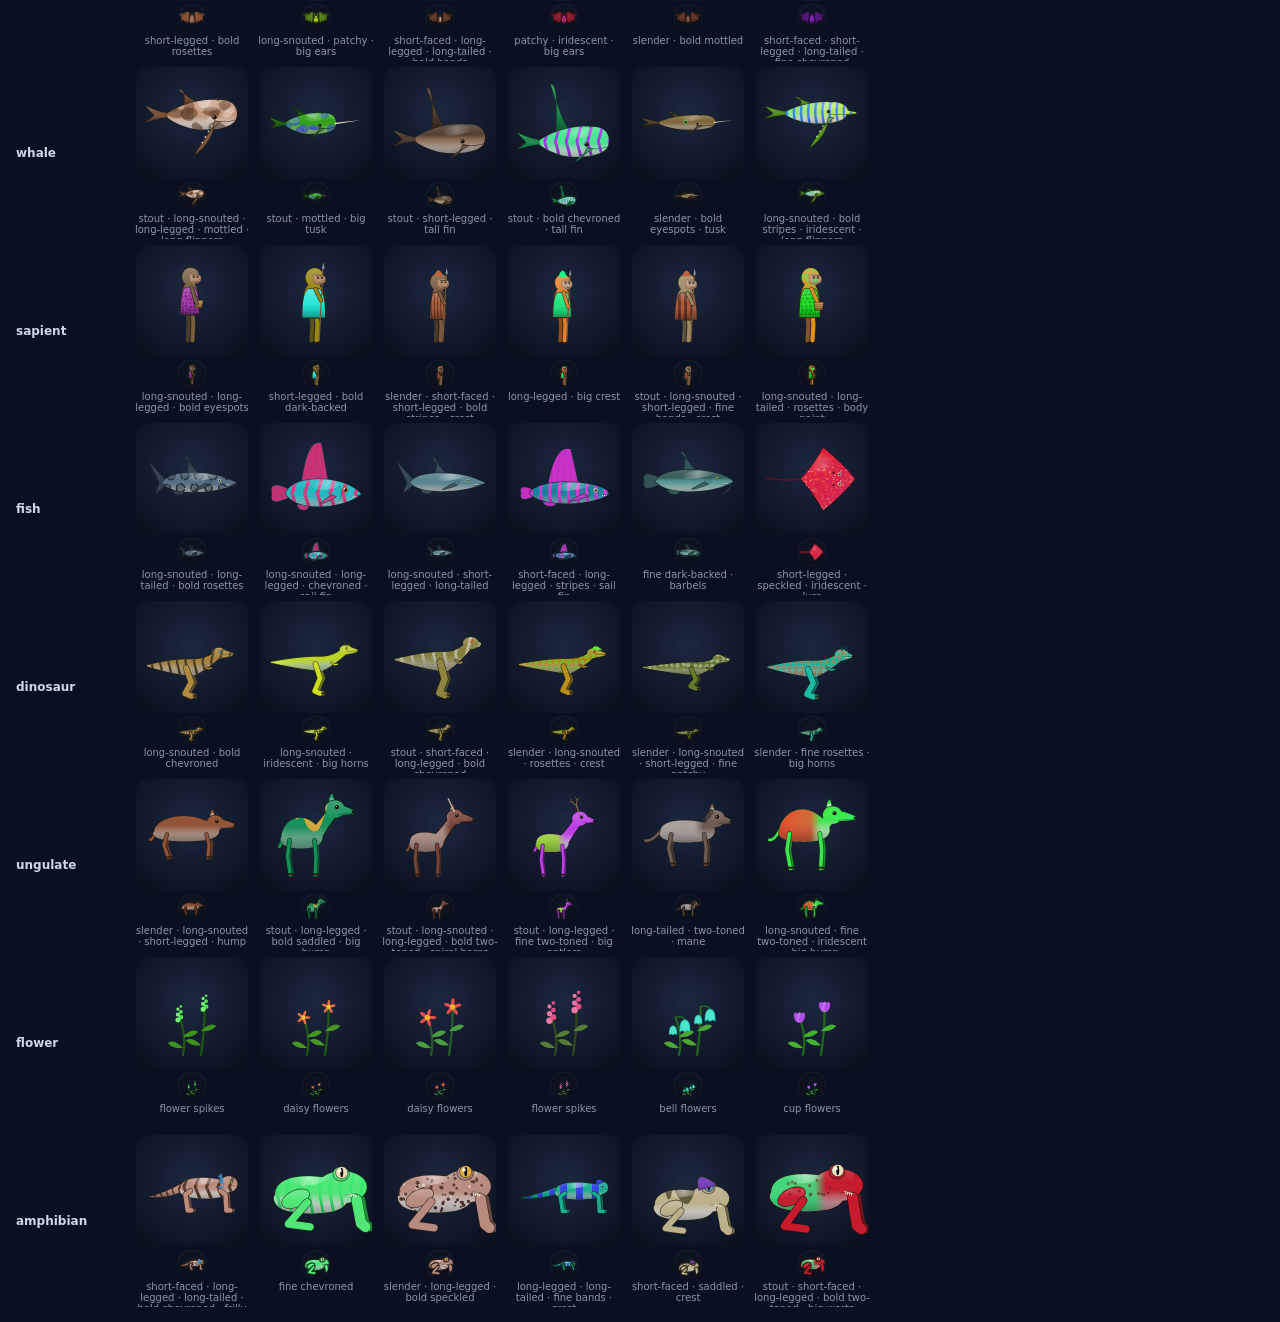
<file: tools/sprites.html>
<!doctype html>
<html lang="en">
<head>
<meta charset="utf-8">
<title>StrangeLife organism sprites</title>
<style>
  body { background: #0b1020; color: #cfd8e6; font: 12px system-ui, sans-serif; margin: 16px; }
  .row { display: flex; gap: 8px; align-items: center; margin-bottom: 6px; }
  .row h3 { width: 110px; font-size: 12px; font-weight: 600; margin: 0; }
  figure { margin: 0; text-align: center; width: 116px; }
  figcaption { font-size: 10px; color: #8a96aa; height: 26px; overflow: hidden; }
  canvas { background: radial-gradient(circle at 50% 40%, rgba(120,160,220,.16), rgba(8,12,22,.5)); border-radius: 12px; }
</style>
</head>
<body>
<p>Every kind of organism, from its archetype genome, with several random looks each (development check: <code>python3 -m http.server</code>, then open <code>/tools/sprites.html</code>; add <code>?n=8</code> for more looks, <code>?only=fish</code> for one group). The small circle is globe-icon size.</p>
<div id="g"></div>
<script type="module">
import { GRADE_KEYS, previewSpecies } from '../src/ecosystem.js';
import { LOOK_GENES, GI, describeLooks } from '../src/genome.js';
import { drawOrganism } from '../src/sprites.js';
const q = new URLSearchParams(location.search), N = +q.get('n') || 6, only = q.get('only');
let seed = +q.get('seed') || 7;
const rnd = () => { seed = (seed * 16807) % 2147483647; return seed / 2147483647; };
const g = document.getElementById('g');
const extra = [['fish', { trophic: 4, size: 0.7 }], ['dinosaur', { trophic: 4 }], ['ungulate', { size: 0.9 }], ['flower', { size: 0.2 }], ['amphibian', {}]];
for (const [grade, opts] of [...GRADE_KEYS.map((k) => [k, {}]), ...extra]) {
  if (only && grade !== only) continue;
  const row = document.createElement('div'); row.className = 'row';
  const h = document.createElement('h3'); row.append(h);
  for (let i = 0; i < N; i++) {
    const looks = LOOK_GENES.map(() => rnd());
    const sp = previewSpecies(grade, { ...opts, looks });
    if (sp.kingdom === 'animal' && i % 2) sp.genes[GI.display] = 0.8; // alternate drab and showy animals
    sp.id = 100 + i;
    h.textContent = grade + (sp.grade !== grade ? ' → ' + sp.grade : '');
    const f = document.createElement('figure');
    const cv = document.createElement('canvas'); cv.width = cv.height = 224; cv.style.width = cv.style.height = '112px';
    drawOrganism(cv.getContext('2d'), sp, 112, 112, 95);
    const sm = document.createElement('canvas'); sm.width = sm.height = 28;
    const c2 = sm.getContext('2d'); c2.beginPath(); c2.arc(14, 14, 13, 0, 7); c2.fillStyle = 'rgba(8,12,22,.6)'; c2.fill(); c2.save(); c2.clip();
    drawOrganism(c2, sp, 14, 14, 12); c2.restore();
    const cap = document.createElement('figcaption'); cap.textContent = describeLooks(sp);
    f.append(cv, sm, cap); row.append(f);
  }
  g.append(row);
}
window.done = true;
</script>
</body>
</html>
</file>
<file: style.css>
/* Layout: full-bleed globe; instrument panels float over space at the edges. */
:root {
  --void: #04060c;
  --glass: rgba(10, 16, 28, 0.78);
  --glass-strong: rgba(12, 19, 33, 0.94);
  --line: rgba(146, 176, 222, 0.16);
  --ink: #e2e8f1;
  --ink-dim: #8d9bb1;
  --sun: #f3b35c;
  --sun-ink: #1c1206;
  --leaf: #79d29a;
  --danger: #ef6d5d;
  --o2: #6cc4ff;
  --co2: #a49a8c;
  --font-display: 'Bricolage Grotesque', 'Avenir Next', 'Segoe UI', system-ui, sans-serif;
  --font-body: 'Instrument Sans', 'Segoe UI', system-ui, -apple-system, sans-serif;
  --font-mono: 'IBM Plex Mono', ui-monospace, 'SF Mono', Menlo, Consolas, monospace;
  --r: 10px;
  --gap: 10px;
  --edge-t: max(12px, env(safe-area-inset-top, 0px));
  --edge-l: max(16px, env(safe-area-inset-left, 0px));
  --edge-r: max(16px, env(safe-area-inset-right, 0px));
  --edge-b: max(12px, env(safe-area-inset-bottom, 0px));
  --topbar-h: 50px;
  --tools-h: 120px;
  --below-top: calc(var(--edge-t) + var(--topbar-h) + 10px);
  color-scheme: dark;
}

* { box-sizing: border-box; }
html, body { height: 100%; margin: 0; overflow: hidden; }
body {
  background: var(--void);
  color: var(--ink);
  font: 14px/1.45 var(--font-body);
  -webkit-font-smoothing: antialiased;
}
[hidden] { display: none !important; }
button, input, select { font: inherit; color: inherit; }
.mono { font-family: var(--font-mono); font-variant-numeric: tabular-nums; }
.muted { color: var(--ink-dim); }
.small { font-size: 12px; }
h3 {
  margin: 18px 0 8px; font: 600 11px/1 var(--font-body);
  letter-spacing: 0.12em; text-transform: uppercase; color: var(--ink-dim);
}
h3:first-child { margin-top: 4px; }
kbd {
  font: 11px var(--font-mono); padding: 1px 5px; border-radius: 4px;
  border: 1px solid var(--line); background: rgba(255, 255, 255, 0.05);
}

#view { position: fixed; inset: 0; width: 100%; height: 100%; display: block; touch-action: none; cursor: grab; }
#view.painting { cursor: crosshair; }

button { cursor: pointer; }
button:focus-visible, input:focus-visible, select:focus-visible { outline: 2px solid var(--sun); outline-offset: 2px; }
.ghost {
  background: transparent; border: 1px solid var(--line); border-radius: 8px;
  padding: 5px 10px; color: var(--ink);
}
.ghost:hover { background: rgba(255, 255, 255, 0.06); }
.primary {
  background: var(--sun); color: var(--sun-ink); border: 0; border-radius: 8px;
  padding: 7px 14px; font-weight: 600;
}
.primary:hover { filter: brightness(1.08); }
.primary.big { padding: 11px 26px; font-size: 16px; }

/* ---------- top bar ---------- */
.topbar {
  position: fixed; top: var(--edge-t); left: var(--edge-l); right: var(--edge-r);
  display: flex; align-items: center; gap: 18px; flex-wrap: wrap;
  padding: 8px 14px; border-radius: var(--r);
  background: var(--glass); border: 1px solid var(--line); backdrop-filter: blur(10px);
  z-index: 5;
}
.brand { display: flex; align-items: center; gap: 9px; }
.brand-mark {
  width: 18px; height: 18px; border-radius: 50%;
  background: radial-gradient(circle at 35% 35%, #9be7b0 0 20%, #2f8c63 45%, #13406a 70%, #0b1e3a);
  box-shadow: 0 0 10px rgba(92, 160, 255, 0.55);
}
.brand-name { font: 700 19px/1 var(--font-display); letter-spacing: -0.01em; }
.clock { display: flex; align-items: baseline; gap: 5px; }
.clock .mono { font-size: 18px; font-weight: 500; color: var(--sun); }
.clock .unit { font-size: 11px; color: var(--ink-dim); letter-spacing: 0.08em; text-transform: uppercase; }
.speed { display: flex; gap: 2px; background: rgba(255, 255, 255, 0.04); border-radius: 8px; padding: 2px; }
.speed button {
  border: 0; background: transparent; color: var(--ink-dim); padding: 4px 8px; border-radius: 6px;
  font-size: 10px; letter-spacing: -0.15em; min-width: 30px;
}
.speed button:hover { color: var(--ink); }
.speed button.active { background: var(--sun); color: var(--sun-ink); }
.stats { display: flex; gap: 18px; margin: 0; }
.stats div { display: flex; flex-direction: column; }
.stats dt { font-size: 10px; letter-spacing: 0.1em; text-transform: uppercase; color: var(--ink-dim); }
.stats dd { margin: 0; font-size: 14px; }
.top-actions { margin-left: auto; display: flex; gap: 6px; }
#btn-help { width: 30px; height: 30px; padding: 0; border-radius: 50%; font-weight: 600; }

/* ---------- tools ---------- */
.tools {
  position: fixed; left: var(--edge-l); top: var(--below-top);
  display: flex; gap: var(--gap); align-items: flex-start; z-index: 4;
}
.tool-list {
  display: flex; flex-direction: column; gap: 3px; padding: 5px;
  background: var(--glass); border: 1px solid var(--line); border-radius: var(--r); backdrop-filter: blur(10px);
}
.tool {
  position: relative; width: 42px; height: 42px; border-radius: 8px; border: 0;
  background: transparent; font-size: 19px; line-height: 1; display: grid; place-items: center;
}
.tool:hover { background: rgba(255, 255, 255, 0.07); }
.tool.active { background: rgba(243, 179, 92, 0.18); box-shadow: inset 0 0 0 1px var(--sun); }
.tool .k { position: absolute; right: 3px; bottom: 2px; font: 9px var(--font-mono); color: var(--ink-dim); }
.tool-options {
  width: 220px; padding: 10px 12px; border-radius: var(--r);
  background: var(--glass); border: 1px solid var(--line); backdrop-filter: blur(10px);
}
.tool-title { font: 600 15px/1.2 var(--font-display); }
.tool-hint { margin: 4px 0 8px; color: var(--ink-dim); font-size: 12px; }

.field { display: flex; flex-direction: column; gap: 4px; margin: 8px 0; font-size: 12px; color: var(--ink-dim); }
.field > span { display: flex; justify-content: space-between; }
.field output { color: var(--ink); }
.field input[type='number'], .field select {
  background: rgba(255, 255, 255, 0.05); border: 1px solid var(--line); border-radius: 6px;
  padding: 6px 8px; color: var(--ink);
}
.field select option { background: var(--glass-strong); }
input[type='range'] { accent-color: var(--sun); width: 100%; }
.check { display: flex; gap: 8px; align-items: center; margin: 6px 0; }
.check input { accent-color: var(--sun); }
.row { display: flex; gap: 6px; align-items: flex-end; }
.row .grow { flex: 1; margin: 0; }
.row button { height: 32px; }

/* ---------- side panel ---------- */
.panel {
  position: fixed; right: var(--edge-r); top: var(--below-top); bottom: var(--edge-b);
  width: 330px; display: flex; flex-direction: column;
  background: var(--glass); border: 1px solid var(--line); border-radius: var(--r); backdrop-filter: blur(10px);
  z-index: 4; overflow: hidden;
}
.panel.collapsed { width: auto; bottom: auto; }
.panel.collapsed .tab-body, .panel.collapsed .tabs [role='tab'] { display: none !important; }
.panel.collapsed .collapse { transform: rotate(180deg); }
.tabs { display: flex; gap: 2px; padding: 6px; border-bottom: 1px solid var(--line); }
.tabs button {
  border: 0; background: transparent; color: var(--ink-dim); padding: 6px 8px; border-radius: 6px; font-size: 12.5px; white-space: nowrap;
}
.tabs button:hover { color: var(--ink); }
.tabs button.active { color: var(--ink); background: rgba(255, 255, 255, 0.07); }
.tabs .collapse { margin-left: auto; font-size: 16px; padding: 2px 8px; }
.tab-body { flex: 1; overflow-y: auto; padding: 12px 14px 16px; min-height: 0; }
.tab-body::-webkit-scrollbar { width: 8px; }
.tab-body::-webkit-scrollbar-thumb { background: rgba(255, 255, 255, 0.1); border-radius: 4px; }

.species-list { list-style: none; margin: 0; padding: 0; display: flex; flex-direction: column; gap: 2px; }
.sp {
  display: grid; grid-template-columns: 12px 1fr auto; gap: 4px 9px; align-items: center;
  padding: 7px 8px; border-radius: 7px; cursor: pointer; border: 1px solid transparent;
}
.sp:hover { background: rgba(255, 255, 255, 0.05); }
.sp.active { border-color: var(--sun); background: rgba(243, 179, 92, 0.08); }
.sp .sw { width: 12px; height: 12px; border-radius: 3px; }
.sp .sw.hunter { clip-path: polygon(50% 0, 100% 100%, 0 100%); border-radius: 0; }
.sp .nm { font-style: italic; overflow: hidden; text-overflow: ellipsis; white-space: nowrap; min-width: 0; }
.sp .ct { font: 12px var(--font-mono); color: var(--ink-dim); }
.sp .tags { grid-column: 2 / 4; display: flex; gap: 5px; flex-wrap: wrap; }
.tag {
  font-size: 10.5px; padding: 1px 6px; border-radius: 10px; color: var(--ink-dim);
  background: rgba(255, 255, 255, 0.05); white-space: nowrap;
}
.tag.sea { color: #8cc4ff; } .tag.land { color: #d8c48a; } .tag.shore { color: #9fe0d0; }
.tag.hunt { color: var(--danger); } .tag.omni { color: #f0a36a; } .tag.graze { color: var(--leaf); }
.sp-detail { grid-column: 1 / 4; margin-top: 6px; display: grid; grid-template-columns: auto 1fr; gap: 3px 10px; font-size: 12px; }
.sp-detail dt { color: var(--ink-dim); }
.sp-detail dd { margin: 0; }
.sp-body { grid-column: 1 / 4; display: flex; gap: 10px; align-items: center; margin-top: 8px; }
.sp-body > div { flex: 1; min-width: 0; }
.sp-plan { font-size: 12px; color: var(--ink); margin-bottom: 6px; }
.portrait { flex: none; border-radius: 12px; background: radial-gradient(circle at 50% 40%, rgba(120,160,220,.16), rgba(8,12,22,.5)); border: 1px solid rgba(255,255,255,.08); }
.genome { display: grid; grid-template-columns: repeat(2, minmax(0, 1fr)); gap: 3px 10px; }
.gene { display: grid; grid-template-columns: 74px 1fr; align-items: center; gap: 6px; font-size: 10.5px; color: var(--ink-dim); }
.gbar { height: 5px; border-radius: 3px; background: rgba(255,255,255,.08); overflow: hidden; }
.gbar i { display: block; height: 100%; background: linear-gradient(90deg, var(--leaf), var(--sun)); }
.card-pic { margin: 10px 0 0; display: flex; align-items: center; gap: 10px; }
.card-pic img { width: 96px; height: 96px; border-radius: 14px; background: radial-gradient(circle at 50% 40%, rgba(120,160,220,.18), rgba(8,12,22,.55)); }
.card-pic figcaption { font-size: 12px; color: var(--ink-dim); }
.tip-pic { float: right; margin: 0 0 4px 8px; border-radius: 10px; background: rgba(8,12,22,.5); }

.chart { width: 100%; display: block; border-radius: 6px; background: rgba(0, 0, 0, 0.25); }
.legend { display: flex; gap: 4px 12px; flex-wrap: wrap; align-items: center; margin-top: 6px; color: var(--ink-dim); }
.legend span { display: inline-flex; align-items: center; gap: 5px; }
.legend i { display: inline-block; width: 12px; height: 4px; border-radius: 2px; }
.key-o2 { background: var(--o2); } .key-co2 { background: var(--co2); } .key-temp { background: var(--sun); }
.chronicle { list-style: none; margin: 0; padding: 0; display: flex; flex-direction: column; gap: 6px; font-size: 12.5px; }
.chronicle li { display: grid; grid-template-columns: 62px 1fr; gap: 8px; }
.chronicle .t { font: 11.5px var(--font-mono); color: var(--sun); padding-top: 1px; }
.chronicle li.bad .t { color: var(--danger); }

.seg { display: flex; flex-wrap: wrap; gap: 4px; }
.seg button {
  border: 1px solid var(--line); background: transparent; border-radius: 6px; padding: 5px 9px; font-size: 12px; color: var(--ink-dim);
}
.seg button.active { color: var(--sun-ink); background: var(--sun); border-color: var(--sun); }

/* ---------- inspector ---------- */
.inspector {
  position: fixed; left: calc(var(--edge-l) + 66px); bottom: var(--edge-b); width: 300px; max-height: calc(100% - var(--below-top) - var(--edge-b) - 130px); overflow-y: auto;
  padding: 12px 14px; border-radius: var(--r);
  background: var(--glass); border: 1px solid var(--line); backdrop-filter: blur(10px); z-index: 4;
}
.inspector h4 { margin: 0 0 2px; font: 600 15px/1.25 var(--font-display); }
.inspector h4 i { font-weight: 500; }
.inspector .sub { color: var(--ink-dim); font-size: 12px; margin-bottom: 8px; }
.inspector dl { display: grid; grid-template-columns: auto 1fr; gap: 3px 12px; margin: 0; font-size: 12.5px; }
.inspector dt { color: var(--ink-dim); }
.inspector dd { margin: 0; font-family: var(--font-mono); font-size: 12px; }
.inspector .bar { height: 5px; border-radius: 3px; background: rgba(255, 255, 255, 0.08); margin-top: 4px; overflow: hidden; }
.inspector .bar > i { display: block; height: 100%; background: var(--leaf); }
.inspector .actions { display: flex; gap: 6px; margin-top: 10px; }
.inspector .close { position: absolute; top: 6px; right: 8px; border: 0; background: none; color: var(--ink-dim); font-size: 16px; }
.inspector hr { border: 0; border-top: 1px solid var(--line); margin: 10px 0; }

/* ---------- toasts ---------- */
.toasts {
  position: fixed; left: 50%; transform: translateX(-50%); bottom: var(--edge-b);
  list-style: none; margin: 0; padding: 0; display: flex; flex-direction: column; gap: 6px; align-items: center;
  z-index: 6; pointer-events: none; width: min(480px, calc(100% - 2 * var(--edge-l)));
}
.toasts li {
  background: var(--glass-strong); border: 1px solid var(--line); border-radius: 20px;
  padding: 7px 14px; font-size: 13px; text-align: center; animation: toast-in 0.35s ease-out;
  transition: opacity 0.6s, transform 0.6s;
}
.toasts li.star { border-color: rgba(243, 179, 92, 0.55); }
.toasts li.bad { border-color: rgba(239, 109, 93, 0.6); }
.toasts li.out { opacity: 0; transform: translateY(6px); }
@keyframes toast-in { from { opacity: 0; transform: translateY(8px); } }

/* ---------- intro ---------- */
.intro {
  position: fixed; inset: 0; display: grid; place-items: center; z-index: 10;
  background: radial-gradient(ellipse at center, rgba(4, 6, 12, 0.35), rgba(4, 6, 12, 0.85));
  padding: 16px;
}
.intro-card {
  max-width: 520px; padding: 28px 30px; border-radius: 16px;
  background: var(--glass-strong); border: 1px solid var(--line); box-shadow: 0 30px 80px rgba(0, 0, 0, 0.5);
  max-height: 100%; overflow-y: auto;
}
.eyebrow { margin: 0; font-size: 11px; letter-spacing: 0.16em; text-transform: uppercase; color: var(--sun); }
.intro h1 { margin: 4px 0 10px; font: 700 46px/1 var(--font-display); letter-spacing: -0.025em; text-wrap: balance; }
.lede { font-size: 15.5px; margin: 0 0 14px; max-width: 60ch; }
.how { margin: 0 0 14px; padding-left: 18px; display: flex; flex-direction: column; gap: 6px; }
.how b { color: var(--leaf); font-weight: 600; }

/* ---------- small screens ---------- */
@media (max-width: 900px) {
  .stats .hide-narrow { display: none; }
  .panel { width: 290px; }
}
@media (max-width: 680px) {
  .topbar { gap: 8px 14px; padding: 8px 10px; }
  .stats { gap: 12px; }
  .tools { top: auto; bottom: var(--edge-b); left: var(--edge-l); right: var(--edge-r); flex-direction: column-reverse; align-items: stretch; }
  .tool-list { flex-direction: row; overflow-x: auto; }
  .tool { flex: 0 0 40px; }
  .tool-options { width: auto; padding: 8px 12px; }
  .panel { top: var(--below-top); bottom: calc(var(--edge-b) + var(--tools-h) + 10px); left: var(--edge-l); width: auto; }
  .panel.collapsed { top: auto; left: var(--edge-l); bottom: calc(var(--edge-b) + var(--tools-h) + 10px); }
  .panel.collapsed .tabs [role='tab'] { display: inline-block !important; }
  .tabs button { padding: 6px 7px; }
  .inspector { bottom: auto; top: var(--below-top); width: auto; left: var(--edge-l); right: var(--edge-r); max-height: calc(100% - var(--below-top) - var(--tools-h) - 70px); overflow-y: auto; }
  .toasts { bottom: auto; top: var(--below-top); }
  .card { bottom: calc(var(--edge-b) + var(--tools-h) + 10px); grid-template-columns: 1fr; }
  .card-icon { display: none; }
  .intro h1 { font-size: 36px; }
  .tool-hint { display: none; }
}
@media (prefers-reduced-motion: reduce) {
  .toasts li { animation: none; transition: none; }
}
#chart-div { height: 150px; }
#chart-atmo { height: 120px; }

/* ---------- life ---------- */
.eon-chip {
  font-size: 10.5px; letter-spacing: 0.08em; text-transform: uppercase; color: var(--ink);
  border: 1px solid var(--line); border-radius: 10px; padding: 2px 8px; align-self: center;
}
.badge {
  display: inline-grid; place-items: center; border-radius: 50%; flex: none; line-height: 1;
  background: rgba(8, 12, 22, 0.85); box-shadow: inset 0 0 0 2px var(--k);
}
.kingdom-row { display: grid; grid-template-columns: repeat(2, minmax(0, 1fr)); gap: 4px; margin-bottom: 10px; }
.kchip {
  display: flex; flex-direction: column; align-items: flex-start; gap: 1px; text-align: left;
  padding: 6px 8px 6px 10px; border-radius: 7px; border: 1px solid var(--line); background: transparent;
  box-shadow: inset 3px 0 0 var(--k); min-width: 0;
}
.kchip:hover { background: rgba(255, 255, 255, 0.05); }
.kchip.active { border-color: var(--k); background: rgba(255, 255, 255, 0.06); }
.kchip.empty { opacity: 0.45; }
.kchip .kname { font-size: 12px; font-weight: 600; }
.kchip .kval { font-size: 11px; color: var(--ink-dim); }
.sp { grid-template-columns: 24px 1fr auto; }
.tag.t0 { color: #c9a8ff; } .tag.t1 { color: var(--leaf); } .tag.t2 { color: #d2a879; }
.tag.t3 { color: #a8d86a; } .tag.t4 { color: var(--danger); } .tag.t5 { color: #f0a36a; }
.tag.h0 { color: #8cc4ff; } .tag.h1 { color: #9fe0d0; } .tag.h2 { color: #d8c48a; } .tag.h3 { color: #7fd6ff; }

/* ---------- planet ---------- */
.eon-card { padding: 10px 12px; border-radius: 8px; background: rgba(255, 255, 255, 0.04); margin-bottom: 10px; }
.eon-name { font: 700 18px/1.2 var(--font-display); }
.gauge { margin: 9px 0; }
.g-top { display: flex; justify-content: space-between; font-size: 12.5px; }
.gauge .bar { height: 5px; border-radius: 3px; background: rgba(255, 255, 255, 0.08); margin-top: 4px; overflow: hidden; }
.gauge .bar > i { display: block; height: 100%; background: var(--ink-dim); }
.g-temp .bar > i { background: var(--sun); } .g-co2 .bar > i { background: var(--co2); }
.g-o2 .bar > i { background: var(--o2); } .g-o3 .bar > i { background: #b59cff; }
.g-sea .bar > i { background: #3f86d6; } .g-ice .bar > i { background: #dfe9f5; }
.g-sun .bar > i { background: #ffe08a; } .g-land .bar > i { background: #c9a36a; } .g-orb .bar > i { background: #9fd3ff; } .g-ch4 .bar > i { background: #f0a050; } .g-life .bar > i { background: var(--leaf); }
.g-note { font-size: 11.5px; color: var(--ink-dim); margin-top: 3px; }
.abio { margin-top: 12px; padding: 8px 10px; border-radius: 8px; border: 1px solid rgba(121, 210, 154, 0.35); }
.story { list-style: none; margin: 0; padding: 0; display: flex; flex-direction: column; gap: 2px; }
.story li { display: grid; grid-template-columns: 24px 1fr auto; gap: 8px; align-items: start; padding: 5px 6px; border-radius: 6px; cursor: pointer; font-size: 12.5px; }
.story li:hover { background: rgba(255, 255, 255, 0.05); }
.story .si { text-align: center; }
.story .sw { font-size: 11px; color: var(--sun); white-space: nowrap; }
.story li.todo { color: var(--ink-dim); opacity: 0.55; }
.story li.next { background: rgba(121, 210, 154, 0.08); box-shadow: inset 2px 0 0 var(--leaf); }
.story .goal { display: block; color: var(--ink-dim); font-size: 11.5px; margin-top: 2px; }

/* ---------- inspector life list ---------- */
.zone-life { list-style: none; margin: 4px 0 0; padding: 0; display: flex; flex-direction: column; gap: 3px; max-height: 210px; overflow-y: auto; }
.zone-life li { display: grid; grid-template-columns: 20px 1fr 50px; gap: 7px; align-items: center; font-size: 12px; cursor: pointer; padding: 2px 3px; border-radius: 5px; }
.zone-life li:hover, .zone-life li.active { background: rgba(255, 255, 255, 0.06); }
.zone-life .nm { overflow: hidden; text-overflow: ellipsis; white-space: nowrap; font-style: italic; min-width: 0; }
.zone-life .nm .muted { font-style: normal; }
.zone-life .bar { height: 4px; margin: 0; }

/* ---------- discovery card ---------- */
.card {
  position: fixed; left: 50%; transform: translateX(-50%); bottom: calc(var(--edge-b) + 64px);
  width: min(520px, calc(100% - 2 * var(--edge-l))); display: grid; grid-template-columns: 54px 1fr; gap: 14px;
  padding: 16px 18px; border-radius: 14px; background: var(--glass-strong); border: 1px solid rgba(243, 179, 92, 0.45);
  box-shadow: 0 24px 60px rgba(0, 0, 0, 0.5); z-index: 7; animation: toast-in 0.35s ease-out;
}
.card-icon { font-size: 34px; line-height: 1; display: grid; place-items: center; width: 54px; height: 54px; border-radius: 50%; background: rgba(255, 255, 255, 0.05); }
.card h2 { margin: 2px 0 6px; font: 700 21px/1.15 var(--font-display); text-wrap: balance; }
.card p { margin: 0; font-size: 13.5px; }
.card .eyebrow { font-size: 10.5px; }
.tree-btn { height: 30px; display: inline-flex; align-items: center; gap: 6px; font-weight: 600; font-size: 13px; }

/* ---------- full-screen tree of life ---------- */
.treeview {
  position: fixed; inset: 0; z-index: 9; display: grid; grid-template-rows: auto 1fr auto;
  background: var(--void);
  padding-top: env(safe-area-inset-top, 0px); padding-bottom: env(safe-area-inset-bottom, 0px);
}
.tree-head {
  display: grid; grid-template-columns: 1fr auto; gap: 8px 16px; align-items: center;
  padding: 14px max(16px, env(safe-area-inset-right, 0px)) 10px max(16px, env(safe-area-inset-left, 0px));
  border-bottom: 1px solid var(--line);
}
.tree-title h2 { margin: 0; font: 700 24px/1.1 var(--font-display); letter-spacing: -0.01em; }
.tree-title p { margin: 3px 0 0; }
.tree-controls { display: flex; gap: 8px; align-items: center; flex-wrap: wrap; justify-content: flex-end; }
.tree-controls .seg button { font-size: 12.5px; padding: 6px 10px; }
.tree-show select { background: rgba(255, 255, 255, 0.05); border: 1px solid var(--line); border-radius: 6px; padding: 5px 8px; }
.tree-close { width: 34px; height: 34px; padding: 0; font-size: 20px; border-radius: 50%; }
.tree-kingdoms { grid-column: 1 / -1; display: flex; gap: 6px; flex-wrap: wrap; }
.tree-kingdoms button {
  border: 1px solid var(--line); background: transparent; border-radius: 14px; padding: 4px 11px 4px 9px;
  font-size: 12px; color: var(--ink-dim); box-shadow: inset 3px 0 0 var(--k);
}
.tree-kingdoms button.active { color: var(--ink); border-color: var(--k); background: rgba(255, 255, 255, 0.06); }
.tree-body {
  --lw: 250px;
  display: grid; grid-template-columns: minmax(0, 1fr) var(--lw); grid-template-rows: 36px minmax(0, 1fr); min-height: 0;
}
.tree-axis, .tree-labels { overflow: hidden; position: relative; }
.tree-axis { border-bottom: 1px solid var(--line); }
.tree-labels { border-left: 1px solid var(--line); }
.tree-now { font-size: 10px; color: var(--ink-dim); padding: 13px 0 0 10px; border-left: 1px solid var(--line); border-bottom: 1px solid var(--line); }
.tree-axis canvas, .tree-labels canvas { display: block; position: absolute; left: 0; top: 0; will-change: transform; }
.tree-labels canvas { cursor: pointer; }
.tree-scroll { overflow: auto; min-height: 0; }
.tree-scroll canvas { display: block; cursor: pointer; }
@media (max-width: 680px) { .tree-body { --lw: 168px; } }
.tree-detail {
  min-height: 46px; display: flex; flex-wrap: wrap; gap: 6px 18px; align-items: center; font-size: 13px;
  padding: 10px max(16px, env(safe-area-inset-right, 0px)) 10px max(16px, env(safe-area-inset-left, 0px));
  border-top: 1px solid var(--line); background: var(--glass-strong);
}
.tree-sel { display: inline-flex; flex-wrap: wrap; gap: 4px 10px; align-items: center; }
.small-btn { padding: 4px 10px; font-size: 12px; }
.tree-tip {
  position: fixed; z-index: 10; max-width: 280px; pointer-events: none; font-size: 12.5px; line-height: 1.5;
  padding: 8px 10px; border-radius: 8px; background: var(--glass-strong); border: 1px solid var(--line);
  box-shadow: 0 10px 30px rgba(0, 0, 0, 0.4);
}
@media (max-width: 680px) {
  .tree-btn { font-size: 0; gap: 0; width: 30px; padding: 0; justify-content: center; }
  .tree-btn span { font-size: 15px; }
  .tree-head { grid-template-columns: 1fr; }
  .tree-controls { justify-content: flex-start; }
  .tree-close { position: absolute; top: calc(10px + env(safe-area-inset-top, 0px)); right: max(12px, env(safe-area-inset-right, 0px)); }
}

.civ { margin-top: 12px; padding: 10px; border-radius: 8px; border: 1px solid rgba(243, 179, 92, 0.4); }
.civ-head { display: flex; gap: 10px; align-items: center; }
.civ-icon { font-size: 26px; }
.civ-stages { list-style: none; display: flex; gap: 6px; margin: 10px 0 4px; padding: 0; }
.civ-stages li { font-size: 18px; opacity: 0.3; filter: grayscale(1); }
.civ-stages li.done { opacity: 0.8; filter: none; }
.civ-stages li.now { opacity: 1; filter: none; transform: scale(1.25); }
.designer { margin-top: 6px; font-size: 12.5px; }
.designer summary { cursor: pointer; color: var(--sun); font-size: 12px; }
.designer .field input[type='text'] { background: rgba(255, 255, 255, 0.05); border: 1px solid var(--line); border-radius: 6px; padding: 6px 8px; color: var(--ink); }
.saves { list-style: none; margin: 0 0 8px; padding: 0; display: flex; flex-direction: column; gap: 6px; }
.saves li { display: flex; justify-content: space-between; align-items: center; gap: 8px; padding: 6px 8px; border: 1px solid var(--line); border-radius: 7px; }
.save-name { display: flex; flex-direction: column; font-size: 12.5px; font-weight: 600; min-width: 0; }
.save-name .muted { font-weight: 400; }
.save-btns { display: flex; gap: 4px; flex: none; }
.save-btns button { padding: 3px 9px; font-size: 12px; }
.save-btns button:disabled { opacity: 0.35; cursor: default; }

.intro-actions { display: flex; flex-wrap: wrap; gap: 12px 18px; align-items: center; }
.classic-link { color: var(--ink-dim); font-size: 13px; }
.classic-link:hover { color: var(--sun); }

.linkish { background: none; border: 0; padding: 0; color: var(--sun); text-decoration: underline; font-size: 12px; }
.card-foot { display: flex; justify-content: space-between; align-items: center; margin-top: 12px; }

.d-preview { display: flex; align-items: center; gap: 10px; margin: 4px 0 8px; }
.d-preview canvas { width: 64px; height: 64px; flex: none; border-radius: 12px; background: radial-gradient(circle at 50% 40%, rgba(120,160,220,.16), rgba(8,12,22,.5)); }

/* zone up close: individuals with evolving brains */
.zoneview {
  position: fixed; inset: 0; z-index: 10; display: grid; grid-template-rows: auto 1fr;
  background: var(--void);
  padding-top: env(safe-area-inset-top, 0px); padding-bottom: env(safe-area-inset-bottom, 0px);
}
.zone-body { display: grid; grid-template-columns: minmax(0, 1fr) 330px; min-height: 0; }
.zone-stage { position: relative; min-height: 0; }
.zone-stage canvas { display: block; position: absolute; inset: 0; cursor: pointer; touch-action: none; }
.zone-empty { position: absolute; inset: 0; display: grid; place-items: center; text-align: center; padding: 24px; }
.zone-side { border-left: 1px solid var(--line); overflow-y: auto; padding: 12px 14px; display: flex; flex-direction: column; gap: 10px; }
.zone-intro { margin: 0; }
.zone-species { list-style: none; margin: 0; padding: 0; display: flex; flex-direction: column; gap: 6px; }
.zone-species li { display: grid; grid-template-columns: 40px 1fr; gap: 8px; padding: 6px; border-radius: 10px; border: 1px solid transparent; cursor: pointer; }
.zone-species li:hover { background: rgba(255, 255, 255, 0.04); }
.zone-species li.active { border-color: var(--sun); background: rgba(255, 255, 255, 0.05); }
.zone-species img { border-radius: 8px; background: rgba(8, 12, 22, 0.5); }
.zone-species .nm, .zone-selected .nm { font-size: 13px; }
.zskills { display: grid; gap: 2px; margin-top: 4px; }
.zs { display: grid; grid-template-columns: 70px 1fr; gap: 6px; align-items: center; font-size: 10.5px; color: var(--ink-dim); }
.znotes { display: flex; flex-wrap: wrap; gap: 4px; margin-top: 4px; }
.zone-selected { border-bottom: 1px solid var(--line); padding-bottom: 10px; display: grid; gap: 4px; }
.zone-selected canvas { width: 100%; height: auto; background: rgba(8, 12, 22, 0.5); border-radius: 10px; margin-top: 4px; }
.zone-selected p { margin: 0; }
@media (max-width: 760px) {
  .zone-body { grid-template-columns: 1fr; grid-template-rows: minmax(0, 1fr) minmax(0, 42%); }
  .zone-side { border-left: 0; border-top: 1px solid var(--line); }
  .zone-intro { display: none; }
}
.dive-btn { margin-top: 8px; width: 100%; }
body.zone-open .card, body.zone-open .toasts { z-index: 12; }

/* food web of a zone */
.webview {
  position: fixed; inset: 0; z-index: 10; display: grid; grid-template-rows: auto 1fr auto;
  background: var(--void);
  padding-top: env(safe-area-inset-top, 0px); padding-bottom: env(safe-area-inset-bottom, 0px);
}
.web-stage { position: relative; min-height: 0; }
.web-stage canvas { position: absolute; inset: 0; display: block; }
.tag.t6 { color: #ff8a95; }
.tag.key { color: #ffd166; }
.tag.mut { color: #6fdc8c; }
.zone-actions { display: grid; grid-template-columns: 1fr 1fr; gap: 6px; margin-top: 8px; }
.zone-actions .dive-btn { margin-top: 0; }

/* main menu */
.menu {
  position: fixed; inset: 0; z-index: 11; display: grid; grid-template-columns: minmax(300px, 480px) 1fr;
  background: linear-gradient(90deg, rgba(4, 7, 14, 0.94), rgba(4, 7, 14, 0.75) 40%, rgba(4, 7, 14, 0.05) 75%);
}
.menu[hidden] { display: none; }
.menu-body { padding: max(40px, 8vh) 36px 32px max(28px, 5vw); overflow-y: auto; display: flex; flex-direction: column; gap: 14px; }
.menu-title { font: 700 clamp(44px, 7vw, 76px)/1 var(--font-display); margin: 0; letter-spacing: -0.02em; }
.menu-body h2 { margin: 6px 0; font: 700 26px/1.1 var(--font-display); }
.menu-body .lede { color: var(--ink-dim); max-width: 40ch; margin: 0; }
.menu-list { display: flex; flex-direction: column; gap: 8px; max-width: 320px; margin-top: 10px; }
.menu-list button { text-align: left; padding: 11px 16px; font-size: 15px; border-radius: 10px; }
.menu-list button .muted { display: block; font-size: 11px; margin-top: 2px; }
.menu-back { align-self: flex-start; }
.menu.ingame { grid-template-columns: 1fr; place-items: center; background: rgba(4, 7, 14, 0.62); backdrop-filter: blur(6px); }
.menu.ingame .menu-body { background: var(--glass); border: 1px solid var(--line); border-radius: 18px; padding: 24px 28px; width: min(760px, calc(100vw - 32px)); max-height: calc(100vh - 48px); }
.scenario-list { display: flex; flex-direction: column; gap: 8px; max-width: 520px; }
.scenario { display: grid; grid-template-columns: auto 44px 1fr; gap: 10px; align-items: start; padding: 12px; border: 1px solid var(--line); border-radius: 12px; cursor: pointer; }
.scenario.active { border-color: var(--sun); background: rgba(255, 255, 255, 0.04); }
.scenario .sc-icon { font-size: 30px; }
.menu-seed { max-width: 320px; }
.seed-row { display: flex; gap: 6px; }
.seed-row input { flex: 1; }
.menu-saves { list-style: none; margin: 0; padding: 0; display: flex; flex-direction: column; gap: 6px; max-width: 520px; }
.menu-saves li { display: flex; justify-content: space-between; align-items: center; gap: 10px; padding: 10px 12px; border: 1px solid var(--line); border-radius: 10px; }
.menu-options { display: flex; flex-direction: column; gap: 8px; }
.pick-grid { display: grid; grid-template-columns: repeat(auto-fill, minmax(220px, 1fr)); gap: 8px; max-height: 52vh; overflow-y: auto; padding-right: 4px; }
.pick { display: grid; grid-template-columns: 72px 1fr; gap: 10px; align-items: center; text-align: left; padding: 8px; border-radius: 12px; border: 1px solid var(--line); background: rgba(255, 255, 255, 0.02); }
.pick img { border-radius: 10px; background: rgba(8, 12, 22, 0.6); }
.pick.active { border-color: var(--sun); background: rgba(243, 179, 92, 0.12); box-shadow: 0 0 0 1px var(--sun) inset; }
.menu-row { display: flex; gap: 8px; justify-content: flex-end; }
@media (max-width: 760px) {
  .menu { grid-template-columns: 1fr; background: rgba(4, 7, 14, 0.82); }
  .menu-body { padding: 28px 18px; }
}

/* the zoo */
.zoo { position: fixed; inset: 0; z-index: 12; display: grid; grid-template-rows: auto 1fr; background: var(--void); }
.zoo[hidden] { display: none; }
.zoo-grid { overflow-y: auto; padding: 16px; display: grid; grid-template-columns: repeat(auto-fill, minmax(300px, 1fr)); gap: 14px; align-content: start; }
.zoo-empty { grid-column: 1 / -1; text-align: center; padding: 10vh 16px; }
.zoo-empty .big { font: 700 22px var(--font-display); }
.pen { border: 1px solid var(--line); border-radius: 16px; overflow: hidden; background: var(--glass); }
.pen.fresh { border-color: var(--sun); box-shadow: 0 0 0 1px var(--sun); }
.pen-view { display: block; width: 100%; height: 190px; cursor: pointer; touch-action: manipulation; }
.pen-info { padding: 10px 12px 12px; display: flex; flex-direction: column; gap: 4px; }
.pen-mood { display: grid; grid-template-columns: 1fr auto; gap: 8px; align-items: center; }
.pen-btns { display: flex; gap: 6px; flex-wrap: wrap; margin-top: 4px; }
.zoo-profile { position: fixed; inset: 0; z-index: 13; background: rgba(4, 7, 14, 0.7); backdrop-filter: blur(6px); display: grid; place-items: center; padding: 16px; }
.zoo-profile[hidden] { display: none; }
.zoo-profile-body { position: relative; width: min(980px, 100%); max-height: calc(100vh - 32px); overflow-y: auto; background: var(--void); border: 1px solid var(--line); border-radius: 18px; padding: 22px 24px; }
.prof-close { position: absolute; right: 14px; top: 14px; }
.prof-head { display: grid; grid-template-columns: 160px 1fr; gap: 18px; align-items: center; margin-bottom: 8px; }
.prof-head h2 { margin: 2px 0; font: 700 28px var(--font-display); }
.prof-head p { margin: 2px 0; }
.prof-pic { border-radius: 18px; background: radial-gradient(circle at 50% 40%, rgba(120,160,220,.2), rgba(8,12,22,.6)); }
.prof-cols { display: grid; grid-template-columns: repeat(auto-fit, minmax(280px, 1fr)); gap: 4px 22px; }
.zoo-profile-body h3 { font-size: 13px; text-transform: uppercase; letter-spacing: 0.06em; color: var(--ink-dim); margin: 14px 0 6px; }
.zoo-profile-body dl { display: grid; grid-template-columns: auto 1fr; gap: 3px 12px; margin: 0; font-size: 13px; }
.zoo-profile-body dt { color: var(--ink-dim); }
.zoo-profile-body dd { margin: 0; }
.prof-genome { grid-template-columns: repeat(auto-fill, minmax(210px, 1fr)); }
.prof-genome .gene { grid-template-columns: 96px 1fr; }
.lineage { list-style: none; margin: 0; padding: 0; display: flex; flex-wrap: wrap; gap: 6px; align-items: center; }
.lineage li { display: flex; gap: 6px; align-items: center; font-size: 12px; }
.lineage li.arrow { color: var(--ink-dim); }
.lineage img { border-radius: 10px; background: rgba(8, 12, 22, 0.6); }
@media (max-width: 600px) { .prof-head { grid-template-columns: 1fr; } }
.intro { z-index: 14; }
.menu-list button:not(.primary), .menu-saves button, .menu-body > .ghost, .menu-row button:not(.primary) {
  background: rgba(255, 255, 255, 0.05); color: var(--ink); border: 1px solid var(--line);
}
.menu-list button:not(.primary):hover, .menu-saves button:hover:not(:disabled) { background: rgba(255, 255, 255, 0.1); border-color: rgba(255, 255, 255, 0.25); }
.menu-saves button:disabled { opacity: 0.4; }
.menu-seed > span:first-child { display: block; }
/* on the title screen the game's controls stay out of sight */
body.at-title .topbar, body.at-title .tools, body.at-title .panel, body.at-title .inspector, body.at-title .toasts, body.at-title .card { visibility: hidden; }

.pen-btns button:not(.primary), .prof-head button { background: rgba(255, 255, 255, 0.06); color: var(--ink); border: 1px solid var(--line); }
.pen-btns button:not(.primary):hover, .prof-head button:hover { background: rgba(255, 255, 255, 0.12); }

.overlay-legend { margin: 6px 0 0; line-height: 1.6; }
.realm-chip { display: inline-block; width: 10px; height: 10px; border-radius: 3px; background: var(--c); margin-right: 6px; vertical-align: middle; }

/* colour swatches for a species' looks */
.swatch { display: inline-block; width: 11px; height: 11px; border-radius: 3px; vertical-align: -1px; margin-right: 2px; box-shadow: 0 0 0 1px rgba(255,255,255,.18); }
.looks-genes { display: grid; grid-template-columns: repeat(auto-fill, minmax(150px, 1fr)); gap: 4px 14px; margin-top: 8px; }
.species-list [data-watch] { grid-column: 1 / 4; justify-self: start; margin-top: 6px; }

/* Is it like Earth? */
.earth-btn { width: 100%; margin: 2px 0 6px; }
.ec-scroll { overflow-y: auto; min-height: 0; padding: 4px var(--edge-r) 24px var(--edge-l); }
.ec-intro { max-width: 80ch; margin: 0 0 12px; }
.ec-grid { display: grid; grid-template-columns: repeat(auto-fill, minmax(min(100%, 380px), 1fr)); gap: 14px; }
.ec-card { background: #0c1321; border: 1px solid var(--line); border-radius: 12px; padding: 12px 14px; }
.ec-card header { display: flex; justify-content: space-between; align-items: baseline; gap: 8px; }
.ec-card h3 { margin: 0 0 6px; font: 600 15px/1.2 var(--font-display); }
.ec-card p { margin: 6px 0 0; font-size: 13px; }
.ec-chart { position: relative; }
.ec-chart canvas { display: block; width: 100%; height: 200px; }
.ec-tip { position: absolute; pointer-events: none; background: var(--glass-strong); border: 1px solid var(--line); border-radius: 6px; padding: 4px 8px; font-size: 12px; max-width: 220px; color: var(--ink); }
.ec-key, .ec-legend i { display: inline-block; width: 10px; height: 10px; border-radius: 2px; margin-right: 6px; vertical-align: -1px; }
.ec-legend { display: inline-flex; gap: 14px; font-size: 12px; color: var(--ink); margin-right: 8px; }
.ec-verdict { font-size: 12px; font-weight: 600; white-space: nowrap; }
.ec-verdict.good { color: var(--leaf); }
.ec-verdict.bad { color: var(--danger); }
.ec-verdict.wait { color: var(--ink-dim); }
.ec-table { margin-top: 6px; font-size: 12px; }
.ec-table summary { cursor: pointer; color: var(--ink-dim); }
.ec-table table { border-collapse: collapse; margin-top: 4px; }
.ec-table th, .ec-table td { padding: 2px 10px 2px 0; text-align: left; font-variant-numeric: tabular-nums; }
.ec-table th { color: var(--ink-dim); font-weight: 500; }
@media (max-width: 680px) { .ec-legend { display: none; } }
</file>
<file: classic/style.css>
/* Layout: full-bleed globe; instrument panels float over space at the edges. */
:root {
  --void: #04060c;
  --glass: rgba(10, 16, 28, 0.78);
  --glass-strong: rgba(12, 19, 33, 0.94);
  --line: rgba(146, 176, 222, 0.16);
  --ink: #e2e8f1;
  --ink-dim: #8d9bb1;
  --sun: #f3b35c;
  --sun-ink: #1c1206;
  --leaf: #79d29a;
  --danger: #ef6d5d;
  --o2: #6cc4ff;
  --co2: #a49a8c;
  --font-display: 'Bricolage Grotesque', 'Avenir Next', 'Segoe UI', system-ui, sans-serif;
  --font-body: 'Instrument Sans', 'Segoe UI', system-ui, -apple-system, sans-serif;
  --font-mono: 'IBM Plex Mono', ui-monospace, 'SF Mono', Menlo, Consolas, monospace;
  --r: 10px;
  --gap: 10px;
  --edge-t: max(12px, env(safe-area-inset-top, 0px));
  --edge-l: max(16px, env(safe-area-inset-left, 0px));
  --edge-r: max(16px, env(safe-area-inset-right, 0px));
  --edge-b: max(12px, env(safe-area-inset-bottom, 0px));
  --topbar-h: 50px;
  --tools-h: 120px;
  --below-top: calc(var(--edge-t) + var(--topbar-h) + 10px);
  color-scheme: dark;
}

* { box-sizing: border-box; }
html, body { height: 100%; margin: 0; overflow: hidden; }
body {
  background: var(--void);
  color: var(--ink);
  font: 14px/1.45 var(--font-body);
  -webkit-font-smoothing: antialiased;
}
[hidden] { display: none !important; }
button, input, select { font: inherit; color: inherit; }
.mono { font-family: var(--font-mono); font-variant-numeric: tabular-nums; }
.muted { color: var(--ink-dim); }
.small { font-size: 12px; }
h3 {
  margin: 18px 0 8px; font: 600 11px/1 var(--font-body);
  letter-spacing: 0.12em; text-transform: uppercase; color: var(--ink-dim);
}
h3:first-child { margin-top: 4px; }
kbd {
  font: 11px var(--font-mono); padding: 1px 5px; border-radius: 4px;
  border: 1px solid var(--line); background: rgba(255, 255, 255, 0.05);
}

#view { position: fixed; inset: 0; width: 100%; height: 100%; display: block; touch-action: none; cursor: grab; }
#view.painting { cursor: crosshair; }

button { cursor: pointer; }
button:focus-visible, input:focus-visible, select:focus-visible { outline: 2px solid var(--sun); outline-offset: 2px; }
.ghost {
  background: transparent; border: 1px solid var(--line); border-radius: 8px;
  padding: 5px 10px; color: var(--ink);
}
.ghost:hover { background: rgba(255, 255, 255, 0.06); }
.primary {
  background: var(--sun); color: var(--sun-ink); border: 0; border-radius: 8px;
  padding: 7px 14px; font-weight: 600;
}
.primary:hover { filter: brightness(1.08); }
.primary.big { padding: 11px 26px; font-size: 16px; }

/* ---------- top bar ---------- */
.topbar {
  position: fixed; top: var(--edge-t); left: var(--edge-l); right: var(--edge-r);
  display: flex; align-items: center; gap: 18px; flex-wrap: wrap;
  padding: 8px 14px; border-radius: var(--r);
  background: var(--glass); border: 1px solid var(--line); backdrop-filter: blur(10px);
  z-index: 5;
}
.brand { display: flex; align-items: center; gap: 9px; }
.brand-mark {
  width: 18px; height: 18px; border-radius: 50%;
  background: radial-gradient(circle at 35% 35%, #9be7b0 0 20%, #2f8c63 45%, #13406a 70%, #0b1e3a);
  box-shadow: 0 0 10px rgba(92, 160, 255, 0.55);
}
.brand-name { font: 700 19px/1 var(--font-display); letter-spacing: -0.01em; }
.clock { display: flex; align-items: baseline; gap: 5px; }
.clock .mono { font-size: 18px; font-weight: 500; color: var(--sun); }
.clock .unit { font-size: 11px; color: var(--ink-dim); letter-spacing: 0.08em; text-transform: uppercase; }
.speed { display: flex; gap: 2px; background: rgba(255, 255, 255, 0.04); border-radius: 8px; padding: 2px; }
.speed button {
  border: 0; background: transparent; color: var(--ink-dim); padding: 4px 8px; border-radius: 6px;
  font-size: 10px; letter-spacing: -0.15em; min-width: 30px;
}
.speed button:hover { color: var(--ink); }
.speed button.active { background: var(--sun); color: var(--sun-ink); }
.stats { display: flex; gap: 18px; margin: 0; }
.stats div { display: flex; flex-direction: column; }
.stats dt { font-size: 10px; letter-spacing: 0.1em; text-transform: uppercase; color: var(--ink-dim); }
.stats dd { margin: 0; font-size: 14px; }
.top-actions { margin-left: auto; display: flex; gap: 6px; }
#btn-help { width: 30px; height: 30px; padding: 0; border-radius: 50%; font-weight: 600; }

/* ---------- tools ---------- */
.tools {
  position: fixed; left: var(--edge-l); top: var(--below-top);
  display: flex; gap: var(--gap); align-items: flex-start; z-index: 4;
}
.tool-list {
  display: flex; flex-direction: column; gap: 3px; padding: 5px;
  background: var(--glass); border: 1px solid var(--line); border-radius: var(--r); backdrop-filter: blur(10px);
}
.tool {
  position: relative; width: 42px; height: 42px; border-radius: 8px; border: 0;
  background: transparent; font-size: 19px; line-height: 1; display: grid; place-items: center;
}
.tool:hover { background: rgba(255, 255, 255, 0.07); }
.tool.active { background: rgba(243, 179, 92, 0.18); box-shadow: inset 0 0 0 1px var(--sun); }
.tool .k { position: absolute; right: 3px; bottom: 2px; font: 9px var(--font-mono); color: var(--ink-dim); }
.tool-options {
  width: 220px; padding: 10px 12px; border-radius: var(--r);
  background: var(--glass); border: 1px solid var(--line); backdrop-filter: blur(10px);
}
.tool-title { font: 600 15px/1.2 var(--font-display); }
.tool-hint { margin: 4px 0 8px; color: var(--ink-dim); font-size: 12px; }

.field { display: flex; flex-direction: column; gap: 4px; margin: 8px 0; font-size: 12px; color: var(--ink-dim); }
.field > span { display: flex; justify-content: space-between; }
.field output { color: var(--ink); }
.field input[type='number'], .field select {
  background: rgba(255, 255, 255, 0.05); border: 1px solid var(--line); border-radius: 6px;
  padding: 6px 8px; color: var(--ink);
}
.field select option { background: var(--glass-strong); }
input[type='range'] { accent-color: var(--sun); width: 100%; }
.check { display: flex; gap: 8px; align-items: center; margin: 6px 0; }
.check input { accent-color: var(--sun); }
.row { display: flex; gap: 6px; align-items: flex-end; }
.row .grow { flex: 1; margin: 0; }
.row button { height: 32px; }

/* ---------- side panel ---------- */
.panel {
  position: fixed; right: var(--edge-r); top: var(--below-top); bottom: var(--edge-b);
  width: 330px; display: flex; flex-direction: column;
  background: var(--glass); border: 1px solid var(--line); border-radius: var(--r); backdrop-filter: blur(10px);
  z-index: 4; overflow: hidden;
}
.panel.collapsed { width: auto; bottom: auto; }
.panel.collapsed .tab-body, .panel.collapsed .tabs [role='tab'] { display: none !important; }
.panel.collapsed .collapse { transform: rotate(180deg); }
.tabs { display: flex; gap: 2px; padding: 6px; border-bottom: 1px solid var(--line); }
.tabs button {
  border: 0; background: transparent; color: var(--ink-dim); padding: 6px 8px; border-radius: 6px; font-size: 12.5px; white-space: nowrap;
}
.tabs button:hover { color: var(--ink); }
.tabs button.active { color: var(--ink); background: rgba(255, 255, 255, 0.07); }
.tabs .collapse { margin-left: auto; font-size: 16px; padding: 2px 8px; }
.tab-body { flex: 1; overflow-y: auto; padding: 12px 14px 16px; min-height: 0; }
.tab-body::-webkit-scrollbar { width: 8px; }
.tab-body::-webkit-scrollbar-thumb { background: rgba(255, 255, 255, 0.1); border-radius: 4px; }

.species-list { list-style: none; margin: 0; padding: 0; display: flex; flex-direction: column; gap: 2px; }
.sp {
  display: grid; grid-template-columns: 12px 1fr auto; gap: 4px 9px; align-items: center;
  padding: 7px 8px; border-radius: 7px; cursor: pointer; border: 1px solid transparent;
}
.sp:hover { background: rgba(255, 255, 255, 0.05); }
.sp.active { border-color: var(--sun); background: rgba(243, 179, 92, 0.08); }
.sp .sw { width: 12px; height: 12px; border-radius: 3px; }
.sp .sw.hunter { clip-path: polygon(50% 0, 100% 100%, 0 100%); border-radius: 0; }
.sp .nm { font-style: italic; overflow: hidden; text-overflow: ellipsis; white-space: nowrap; min-width: 0; }
.sp .ct { font: 12px var(--font-mono); color: var(--ink-dim); }
.sp .tags { grid-column: 2 / 4; display: flex; gap: 5px; flex-wrap: wrap; }
.tag {
  font-size: 10.5px; padding: 1px 6px; border-radius: 10px; color: var(--ink-dim);
  background: rgba(255, 255, 255, 0.05); white-space: nowrap;
}
.tag.sea { color: #8cc4ff; } .tag.land { color: #d8c48a; } .tag.shore { color: #9fe0d0; }
.tag.hunt { color: var(--danger); } .tag.omni { color: #f0a36a; } .tag.graze { color: var(--leaf); }
.sp-detail { grid-column: 1 / 4; margin-top: 6px; display: grid; grid-template-columns: auto 1fr; gap: 3px 10px; font-size: 12px; }
.sp-detail dt { color: var(--ink-dim); }
.sp-detail dd { margin: 0; }

.chart { width: 100%; display: block; border-radius: 6px; background: rgba(0, 0, 0, 0.25); }
.legend { display: flex; gap: 4px 12px; flex-wrap: wrap; align-items: center; margin-top: 6px; color: var(--ink-dim); }
.legend span { display: inline-flex; align-items: center; gap: 5px; }
.legend i { display: inline-block; width: 12px; height: 4px; border-radius: 2px; }
.key-o2 { background: var(--o2); } .key-co2 { background: var(--co2); } .key-temp { background: var(--sun); }
.chronicle { list-style: none; margin: 0; padding: 0; display: flex; flex-direction: column; gap: 6px; font-size: 12.5px; }
.chronicle li { display: grid; grid-template-columns: 62px 1fr; gap: 8px; }
.chronicle .t { font: 11.5px var(--font-mono); color: var(--sun); padding-top: 1px; }
.chronicle li.bad .t { color: var(--danger); }

.seg { display: flex; flex-wrap: wrap; gap: 4px; }
.seg button {
  border: 1px solid var(--line); background: transparent; border-radius: 6px; padding: 5px 9px; font-size: 12px; color: var(--ink-dim);
}
.seg button.active { color: var(--sun-ink); background: var(--sun); border-color: var(--sun); }

/* ---------- inspector ---------- */
.inspector {
  position: fixed; left: calc(var(--edge-l) + 66px); bottom: var(--edge-b); width: 300px; max-height: calc(100% - var(--below-top) - var(--edge-b) - 130px); overflow-y: auto;
  padding: 12px 14px; border-radius: var(--r);
  background: var(--glass); border: 1px solid var(--line); backdrop-filter: blur(10px); z-index: 4;
}
.inspector h4 { margin: 0 0 2px; font: 600 15px/1.25 var(--font-display); }
.inspector h4 i { font-weight: 500; }
.inspector .sub { color: var(--ink-dim); font-size: 12px; margin-bottom: 8px; }
.inspector dl { display: grid; grid-template-columns: auto 1fr; gap: 3px 12px; margin: 0; font-size: 12.5px; }
.inspector dt { color: var(--ink-dim); }
.inspector dd { margin: 0; font-family: var(--font-mono); font-size: 12px; }
.inspector .bar { height: 5px; border-radius: 3px; background: rgba(255, 255, 255, 0.08); margin-top: 4px; overflow: hidden; }
.inspector .bar > i { display: block; height: 100%; background: var(--leaf); }
.inspector .actions { display: flex; gap: 6px; margin-top: 10px; }
.inspector .close { position: absolute; top: 6px; right: 8px; border: 0; background: none; color: var(--ink-dim); font-size: 16px; }
.inspector hr { border: 0; border-top: 1px solid var(--line); margin: 10px 0; }

/* ---------- toasts ---------- */
.toasts {
  position: fixed; left: 50%; transform: translateX(-50%); bottom: var(--edge-b);
  list-style: none; margin: 0; padding: 0; display: flex; flex-direction: column; gap: 6px; align-items: center;
  z-index: 6; pointer-events: none; width: min(480px, calc(100% - 2 * var(--edge-l)));
}
.toasts li {
  background: var(--glass-strong); border: 1px solid var(--line); border-radius: 20px;
  padding: 7px 14px; font-size: 13px; text-align: center; animation: toast-in 0.35s ease-out;
  transition: opacity 0.6s, transform 0.6s;
}
.toasts li.star { border-color: rgba(243, 179, 92, 0.55); }
.toasts li.bad { border-color: rgba(239, 109, 93, 0.6); }
.toasts li.out { opacity: 0; transform: translateY(6px); }
@keyframes toast-in { from { opacity: 0; transform: translateY(8px); } }

/* ---------- intro ---------- */
.intro {
  position: fixed; inset: 0; display: grid; place-items: center; z-index: 10;
  background: radial-gradient(ellipse at center, rgba(4, 6, 12, 0.35), rgba(4, 6, 12, 0.85));
  padding: 16px;
}
.intro-card {
  max-width: 520px; padding: 28px 30px; border-radius: 16px;
  background: var(--glass-strong); border: 1px solid var(--line); box-shadow: 0 30px 80px rgba(0, 0, 0, 0.5);
  max-height: 100%; overflow-y: auto;
}
.eyebrow { margin: 0; font-size: 11px; letter-spacing: 0.16em; text-transform: uppercase; color: var(--sun); }
.intro h1 { margin: 4px 0 10px; font: 700 46px/1 var(--font-display); letter-spacing: -0.025em; text-wrap: balance; }
.lede { font-size: 15.5px; margin: 0 0 14px; max-width: 60ch; }
.how { margin: 0 0 14px; padding-left: 18px; display: flex; flex-direction: column; gap: 6px; }
.how b { color: var(--leaf); font-weight: 600; }

/* ---------- small screens ---------- */
@media (max-width: 900px) {
  .stats .hide-narrow { display: none; }
  .panel { width: 290px; }
}
@media (max-width: 680px) {
  .topbar { gap: 8px 14px; padding: 8px 10px; }
  .stats { gap: 12px; }
  .tools { top: auto; bottom: var(--edge-b); left: var(--edge-l); right: var(--edge-r); flex-direction: column-reverse; align-items: stretch; }
  .tool-list { flex-direction: row; overflow-x: auto; }
  .tool { flex: 0 0 40px; }
  .tool-options { width: auto; padding: 8px 12px; }
  .panel { top: var(--below-top); bottom: calc(var(--edge-b) + var(--tools-h) + 10px); left: var(--edge-l); width: auto; }
  .panel.collapsed { top: auto; left: var(--edge-l); bottom: calc(var(--edge-b) + var(--tools-h) + 10px); }
  .panel.collapsed .tabs [role='tab'] { display: inline-block !important; }
  .tabs button { padding: 6px 7px; }
  .inspector { bottom: auto; top: var(--below-top); width: auto; left: var(--edge-l); right: var(--edge-r); max-height: calc(100% - var(--below-top) - var(--tools-h) - 70px); overflow-y: auto; }
  .toasts { bottom: auto; top: var(--below-top); }
  .card { bottom: calc(var(--edge-b) + var(--tools-h) + 10px); grid-template-columns: 1fr; }
  .card-icon { display: none; }
  .intro h1 { font-size: 36px; }
  .tool-hint { display: none; }
}
@media (prefers-reduced-motion: reduce) {
  .toasts li { animation: none; transition: none; }
}
#chart-div { height: 150px; }
#chart-atmo { height: 120px; }

/* ---------- life ---------- */
.eon-chip {
  font-size: 10.5px; letter-spacing: 0.08em; text-transform: uppercase; color: var(--ink);
  border: 1px solid var(--line); border-radius: 10px; padding: 2px 8px; align-self: center;
}
.badge {
  display: inline-grid; place-items: center; border-radius: 50%; flex: none; line-height: 1;
  background: rgba(8, 12, 22, 0.85); box-shadow: inset 0 0 0 2px var(--k);
}
.kingdom-row { display: grid; grid-template-columns: repeat(2, minmax(0, 1fr)); gap: 4px; margin-bottom: 10px; }
.kchip {
  display: flex; flex-direction: column; align-items: flex-start; gap: 1px; text-align: left;
  padding: 6px 8px 6px 10px; border-radius: 7px; border: 1px solid var(--line); background: transparent;
  box-shadow: inset 3px 0 0 var(--k); min-width: 0;
}
.kchip:hover { background: rgba(255, 255, 255, 0.05); }
.kchip.active { border-color: var(--k); background: rgba(255, 255, 255, 0.06); }
.kchip.empty { opacity: 0.45; }
.kchip .kname { font-size: 12px; font-weight: 600; }
.kchip .kval { font-size: 11px; color: var(--ink-dim); }
.sp { grid-template-columns: 24px 1fr auto; }
.tag.t0 { color: #c9a8ff; } .tag.t1 { color: var(--leaf); } .tag.t2 { color: #d2a879; }
.tag.t3 { color: #a8d86a; } .tag.t4 { color: var(--danger); } .tag.t5 { color: #f0a36a; }
.tag.h0 { color: #8cc4ff; } .tag.h1 { color: #9fe0d0; } .tag.h2 { color: #d8c48a; }

/* ---------- planet ---------- */
.eon-card { padding: 10px 12px; border-radius: 8px; background: rgba(255, 255, 255, 0.04); margin-bottom: 10px; }
.eon-name { font: 700 18px/1.2 var(--font-display); }
.gauge { margin: 9px 0; }
.g-top { display: flex; justify-content: space-between; font-size: 12.5px; }
.gauge .bar { height: 5px; border-radius: 3px; background: rgba(255, 255, 255, 0.08); margin-top: 4px; overflow: hidden; }
.gauge .bar > i { display: block; height: 100%; background: var(--ink-dim); }
.g-temp .bar > i { background: var(--sun); } .g-co2 .bar > i { background: var(--co2); }
.g-o2 .bar > i { background: var(--o2); } .g-o3 .bar > i { background: #b59cff; }
.g-sea .bar > i { background: #3f86d6; } .g-ice .bar > i { background: #dfe9f5; }
.g-sun .bar > i { background: #ffe08a; } .g-land .bar > i { background: #c9a36a; } .g-orb .bar > i { background: #9fd3ff; } .g-ch4 .bar > i { background: #f0a050; } .g-life .bar > i { background: var(--leaf); }
.g-note { font-size: 11.5px; color: var(--ink-dim); margin-top: 3px; }
.abio { margin-top: 12px; padding: 8px 10px; border-radius: 8px; border: 1px solid rgba(121, 210, 154, 0.35); }
.story { list-style: none; margin: 0; padding: 0; display: flex; flex-direction: column; gap: 2px; }
.story li { display: grid; grid-template-columns: 24px 1fr auto; gap: 8px; align-items: start; padding: 5px 6px; border-radius: 6px; cursor: pointer; font-size: 12.5px; }
.story li:hover { background: rgba(255, 255, 255, 0.05); }
.story .si { text-align: center; }
.story .sw { font-size: 11px; color: var(--sun); white-space: nowrap; }
.story li.todo { color: var(--ink-dim); opacity: 0.55; }
.story li.next { background: rgba(121, 210, 154, 0.08); box-shadow: inset 2px 0 0 var(--leaf); }
.story .goal { display: block; color: var(--ink-dim); font-size: 11.5px; margin-top: 2px; }

/* ---------- inspector life list ---------- */
.zone-life { list-style: none; margin: 4px 0 0; padding: 0; display: flex; flex-direction: column; gap: 3px; max-height: 210px; overflow-y: auto; }
.zone-life li { display: grid; grid-template-columns: 20px 1fr 50px; gap: 7px; align-items: center; font-size: 12px; cursor: pointer; padding: 2px 3px; border-radius: 5px; }
.zone-life li:hover, .zone-life li.active { background: rgba(255, 255, 255, 0.06); }
.zone-life .nm { overflow: hidden; text-overflow: ellipsis; white-space: nowrap; font-style: italic; min-width: 0; }
.zone-life .nm .muted { font-style: normal; }
.zone-life .bar { height: 4px; margin: 0; }

/* ---------- discovery card ---------- */
.card {
  position: fixed; left: 50%; transform: translateX(-50%); bottom: calc(var(--edge-b) + 64px);
  width: min(520px, calc(100% - 2 * var(--edge-l))); display: grid; grid-template-columns: 54px 1fr; gap: 14px;
  padding: 16px 18px; border-radius: 14px; background: var(--glass-strong); border: 1px solid rgba(243, 179, 92, 0.45);
  box-shadow: 0 24px 60px rgba(0, 0, 0, 0.5); z-index: 7; animation: toast-in 0.35s ease-out;
}
.card-icon { font-size: 34px; line-height: 1; display: grid; place-items: center; width: 54px; height: 54px; border-radius: 50%; background: rgba(255, 255, 255, 0.05); }
.card h2 { margin: 2px 0 6px; font: 700 21px/1.15 var(--font-display); text-wrap: balance; }
.card p { margin: 0; font-size: 13.5px; }
.card .eyebrow { font-size: 10.5px; }
.tree-btn { height: 30px; display: inline-flex; align-items: center; gap: 6px; font-weight: 600; font-size: 13px; }

/* ---------- full-screen tree of life ---------- */
.treeview {
  position: fixed; inset: 0; z-index: 9; display: grid; grid-template-rows: auto 1fr auto;
  background: var(--void);
  padding-top: env(safe-area-inset-top, 0px); padding-bottom: env(safe-area-inset-bottom, 0px);
}
.tree-head {
  display: grid; grid-template-columns: 1fr auto; gap: 8px 16px; align-items: center;
  padding: 14px max(16px, env(safe-area-inset-right, 0px)) 10px max(16px, env(safe-area-inset-left, 0px));
  border-bottom: 1px solid var(--line);
}
.tree-title h2 { margin: 0; font: 700 24px/1.1 var(--font-display); letter-spacing: -0.01em; }
.tree-title p { margin: 3px 0 0; }
.tree-controls { display: flex; gap: 8px; align-items: center; flex-wrap: wrap; justify-content: flex-end; }
.tree-controls .seg button { font-size: 12.5px; padding: 6px 10px; }
.tree-show select { background: rgba(255, 255, 255, 0.05); border: 1px solid var(--line); border-radius: 6px; padding: 5px 8px; }
.tree-close { width: 34px; height: 34px; padding: 0; font-size: 20px; border-radius: 50%; }
.tree-kingdoms { grid-column: 1 / -1; display: flex; gap: 6px; flex-wrap: wrap; }
.tree-kingdoms button {
  border: 1px solid var(--line); background: transparent; border-radius: 14px; padding: 4px 11px 4px 9px;
  font-size: 12px; color: var(--ink-dim); box-shadow: inset 3px 0 0 var(--k);
}
.tree-kingdoms button.active { color: var(--ink); border-color: var(--k); background: rgba(255, 255, 255, 0.06); }
.tree-body {
  --lw: 250px;
  display: grid; grid-template-columns: minmax(0, 1fr) var(--lw); grid-template-rows: 36px minmax(0, 1fr); min-height: 0;
}
.tree-axis, .tree-labels { overflow: hidden; position: relative; }
.tree-axis { border-bottom: 1px solid var(--line); }
.tree-labels { border-left: 1px solid var(--line); }
.tree-now { font-size: 10px; color: var(--ink-dim); padding: 13px 0 0 10px; border-left: 1px solid var(--line); border-bottom: 1px solid var(--line); }
.tree-axis canvas, .tree-labels canvas { display: block; position: absolute; left: 0; top: 0; will-change: transform; }
.tree-labels canvas { cursor: pointer; }
.tree-scroll { overflow: auto; min-height: 0; }
.tree-scroll canvas { display: block; cursor: pointer; }
@media (max-width: 680px) { .tree-body { --lw: 168px; } }
.tree-detail {
  min-height: 46px; display: flex; flex-wrap: wrap; gap: 6px 18px; align-items: center; font-size: 13px;
  padding: 10px max(16px, env(safe-area-inset-right, 0px)) 10px max(16px, env(safe-area-inset-left, 0px));
  border-top: 1px solid var(--line); background: var(--glass-strong);
}
.tree-sel { display: inline-flex; flex-wrap: wrap; gap: 4px 10px; align-items: center; }
.small-btn { padding: 4px 10px; font-size: 12px; }
.tree-tip {
  position: fixed; z-index: 10; max-width: 280px; pointer-events: none; font-size: 12.5px; line-height: 1.5;
  padding: 8px 10px; border-radius: 8px; background: var(--glass-strong); border: 1px solid var(--line);
  box-shadow: 0 10px 30px rgba(0, 0, 0, 0.4);
}
@media (max-width: 680px) {
  .tree-btn { font-size: 0; gap: 0; width: 30px; padding: 0; justify-content: center; }
  .tree-btn span { font-size: 15px; }
  .tree-head { grid-template-columns: 1fr; }
  .tree-controls { justify-content: flex-start; }
  .tree-close { position: absolute; top: calc(10px + env(safe-area-inset-top, 0px)); right: max(12px, env(safe-area-inset-right, 0px)); }
}

.civ { margin-top: 12px; padding: 10px; border-radius: 8px; border: 1px solid rgba(243, 179, 92, 0.4); }
.civ-head { display: flex; gap: 10px; align-items: center; }
.civ-icon { font-size: 26px; }
.civ-stages { list-style: none; display: flex; gap: 6px; margin: 10px 0 4px; padding: 0; }
.civ-stages li { font-size: 18px; opacity: 0.3; filter: grayscale(1); }
.civ-stages li.done { opacity: 0.8; filter: none; }
.civ-stages li.now { opacity: 1; filter: none; transform: scale(1.25); }
.designer { margin-top: 6px; font-size: 12.5px; }
.designer summary { cursor: pointer; color: var(--sun); font-size: 12px; }
.designer .field input[type='text'] { background: rgba(255, 255, 255, 0.05); border: 1px solid var(--line); border-radius: 6px; padding: 6px 8px; color: var(--ink); }
.saves { list-style: none; margin: 0 0 8px; padding: 0; display: flex; flex-direction: column; gap: 6px; }
.saves li { display: flex; justify-content: space-between; align-items: center; gap: 8px; padding: 6px 8px; border: 1px solid var(--line); border-radius: 7px; }
.save-name { display: flex; flex-direction: column; font-size: 12.5px; font-weight: 600; min-width: 0; }
.save-name .muted { font-weight: 400; }
.save-btns { display: flex; gap: 4px; flex: none; }
.save-btns button { padding: 3px 9px; font-size: 12px; }
.save-btns button:disabled { opacity: 0.35; cursor: default; }

.intro-actions { display: flex; flex-wrap: wrap; gap: 12px 18px; align-items: center; }
.classic-link { color: var(--ink-dim); font-size: 13px; }
.classic-link:hover { color: var(--sun); }

.linkish { background: none; border: 0; padding: 0; color: var(--sun); text-decoration: underline; font-size: 12px; }
.card-foot { display: flex; justify-content: space-between; align-items: center; margin-top: 12px; }
</file>
